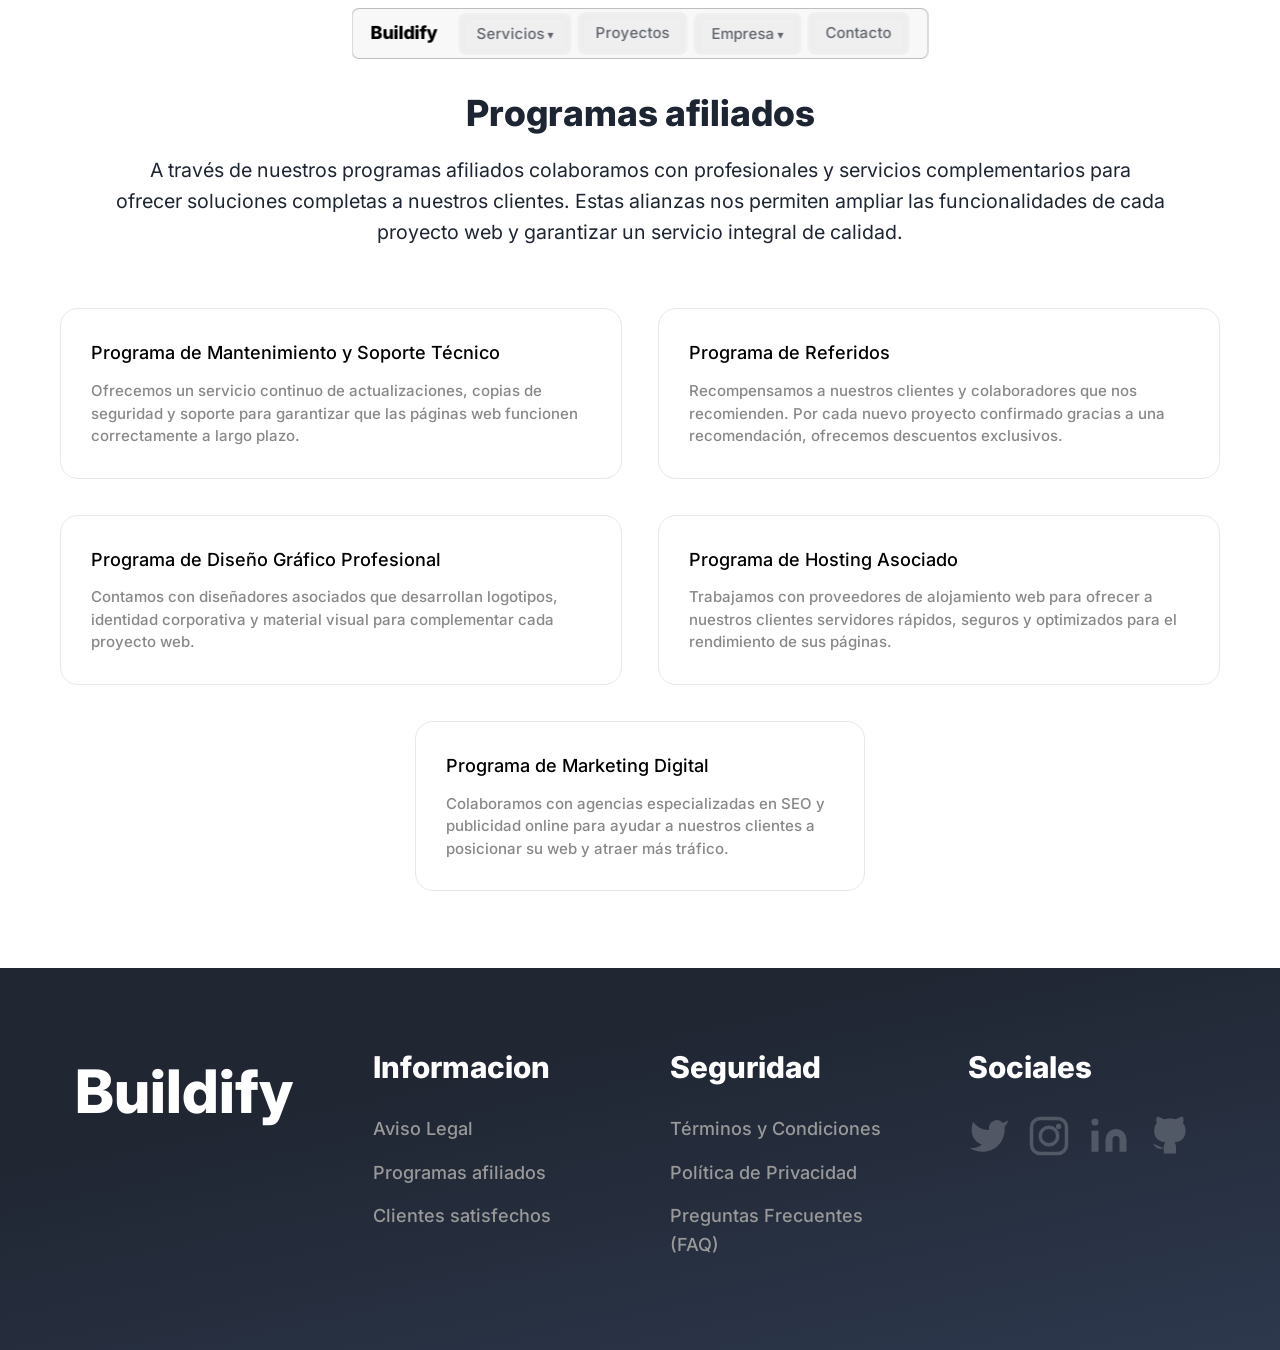
<file: afiliados.html>
<!DOCTYPE html>
<html lang="es">
<head>
  <meta charset="UTF-8">
  <meta name="viewport" content="width=device-width, initial-scale=1.0">
  <title>Buildify - Programas Afiliados</title>
  <link rel="stylesheet" href="css/styles.css">
</head>
<body>

  <header class="header">
    <a href="index.html" class="header-logo">Buildify</a>
    <button class="header-hamburger" aria-label="Menú" onclick="document.querySelector('.header-nav').classList.toggle('open')">
      <svg viewBox="0 0 24 24" fill="none" stroke="currentColor" stroke-width="2"><line x1="3" y1="6" x2="21" y2="6"/><line x1="3" y1="12" x2="21" y2="12"/><line x1="3" y1="18" x2="21" y2="18"/></svg>
    </button>
    <nav class="header-nav">
      <div class="nav-dropdown">
        <a href="servicios.html">Servicios</a>
        <ul class="nav-dropdown-menu">
          <li><a href="servicios.html#web">Diseño Web</a></li>
          <li><a href="servicios.html#ecommerce">E-Commerce</a></li>
          <li><a href="servicios.html#seo">SEO / SEM</a></li>
        </ul>
      </div>
      <a href="proyectos.html">Proyectos</a>
      <div class="nav-dropdown">
        <a href="clientes.html">Empresa</a>
        <ul class="nav-dropdown-menu">
          <li><a href="clientes.html">Clientes</a></li>
          <li><a href="faq.html">FAQ</a></li>
          <li><a href="afiliados.html">Afiliados</a></li>
        </ul>
      </div>
      <a href="contacto.html">Contacto</a>
    </nav>
  </header>

  <main class="affiliates-page">
    <div class="affiliates-content">
      <h1 class="section__title">Programas afiliados</h1>
      <p class="section__subtitle">
        A través de nuestros programas afiliados colaboramos con profesionales y servicios complementarios
        para ofrecer soluciones completas a nuestros clientes. Estas alianzas nos permiten ampliar las
        funcionalidades de cada proyecto web y garantizar un servicio integral de calidad.
      </p>
      <div class="affiliates__grid">
        <div class="affiliate-card">
          <h3 class="affiliate-card__title">Programa de Mantenimiento y Soporte Técnico</h3>
          <p class="affiliate-card__desc">
            Ofrecemos un servicio continuo de actualizaciones, copias de seguridad y soporte para
            garantizar que las páginas web funcionen correctamente a largo plazo.
          </p>
        </div>
        <div class="affiliate-card">
          <h3 class="affiliate-card__title">Programa de Referidos</h3>
          <p class="affiliate-card__desc">
            Recompensamos a nuestros clientes y colaboradores que nos recomienden. Por cada nuevo
            proyecto confirmado gracias a una recomendación, ofrecemos descuentos exclusivos.
          </p>
        </div>
        <div class="affiliate-card">
          <h3 class="affiliate-card__title">Programa de Diseño Gráfico Profesional</h3>
          <p class="affiliate-card__desc">
            Contamos con diseñadores asociados que desarrollan logotipos, identidad corporativa y
            material visual para complementar cada proyecto web.
          </p>
        </div>
        <div class="affiliate-card">
          <h3 class="affiliate-card__title">Programa de Hosting Asociado</h3>
          <p class="affiliate-card__desc">
            Trabajamos con proveedores de alojamiento web para ofrecer a nuestros clientes servidores
            rápidos, seguros y optimizados para el rendimiento de sus páginas.
          </p>
        </div>
        <div class="affiliate-card affiliate-card--centered">
          <h3 class="affiliate-card__title">Programa de Marketing Digital</h3>
          <p class="affiliate-card__desc">
            Colaboramos con agencias especializadas en SEO y publicidad online para ayudar a nuestros
            clientes a posicionar su web y atraer más tráfico.
          </p>
        </div>
      </div>
    </div>

    <footer class="footer">
      <div class="footer-brand">Buildify</div>
      <div class="footer-col">
        <h3>Informacion</h3>
        <a href="aviso-legal.html">Aviso Legal</a>
        <a href="afiliados.html">Programas afiliados</a>
        <a href="clientes.html">Clientes satisfechos</a>
      </div>
      <div class="footer-col">
        <h3>Seguridad</h3>
        <a href="terminos.html">Términos y Condiciones</a>
        <a href="privacidad.html">Política de Privacidad</a>
        <a href="faq.html">Preguntas Frecuentes (FAQ)</a>
      </div>
      <div class="footer-col">
        <h3>Sociales</h3>
        <div class="footer-social">
          <a href="https://twitter.com/buildify" target="_blank" rel="noopener noreferrer" aria-label="Twitter">
            <svg viewBox="0 0 24 24"><path d="M23 3a10.9 10.9 0 0 1-3.14 1.53 4.48 4.48 0 0 0-7.86 3v1A10.66 10.66 0 0 1 3 4s-4 9 5 13a11.64 11.64 0 0 1-7 2c9 5 20 0 20-11.5a4.5 4.5 0 0 0-.08-.83A7.72 7.72 0 0 0 23 3z"/></svg>
          </a>
          <a href="https://instagram.com/buildify" target="_blank" rel="noopener noreferrer" aria-label="Instagram">
            <svg viewBox="0 0 24 24"><rect x="2" y="2" width="20" height="20" rx="5" ry="5" fill="none" stroke="white" stroke-width="2"/><circle cx="12" cy="12" r="5" fill="none" stroke="white" stroke-width="2"/><circle cx="17.5" cy="6.5" r="1.5" fill="white"/></svg>
          </a>
          <a href="https://linkedin.com/company/buildify" target="_blank" rel="noopener noreferrer" aria-label="LinkedIn">
            <svg viewBox="0 0 24 24"><path d="M16 8a6 6 0 0 1 6 6v7h-4v-7a2 2 0 0 0-2-2 2 2 0 0 0-2 2v7h-4v-7a6 6 0 0 1 6-6z"/><rect x="2" y="9" width="4" height="12"/><circle cx="4" cy="4" r="2"/></svg>
          </a>
          <a href="https://github.com/buildify" target="_blank" rel="noopener noreferrer" aria-label="GitHub">
            <svg viewBox="0 0 24 24"><path d="M9 19c-5 1.5-5-2.5-7-3m14 6v-3.87a3.37 3.37 0 0 0-.94-2.61c3.14-.35 6.44-1.54 6.44-7A5.44 5.44 0 0 0 20 4.77 5.07 5.07 0 0 0 19.91 1S18.73.65 16 2.48a13.38 13.38 0 0 0-7 0C6.27.65 5.09 1 5.09 1A5.07 5.07 0 0 0 5 4.77a5.44 5.44 0 0 0-1.5 3.78c0 5.42 3.3 6.61 6.44 7A3.37 3.37 0 0 0 9 18.13V22"/></svg>
          </a>
        </div>
      </div>
    </footer>
  </main>
</body>
</html>
</file>
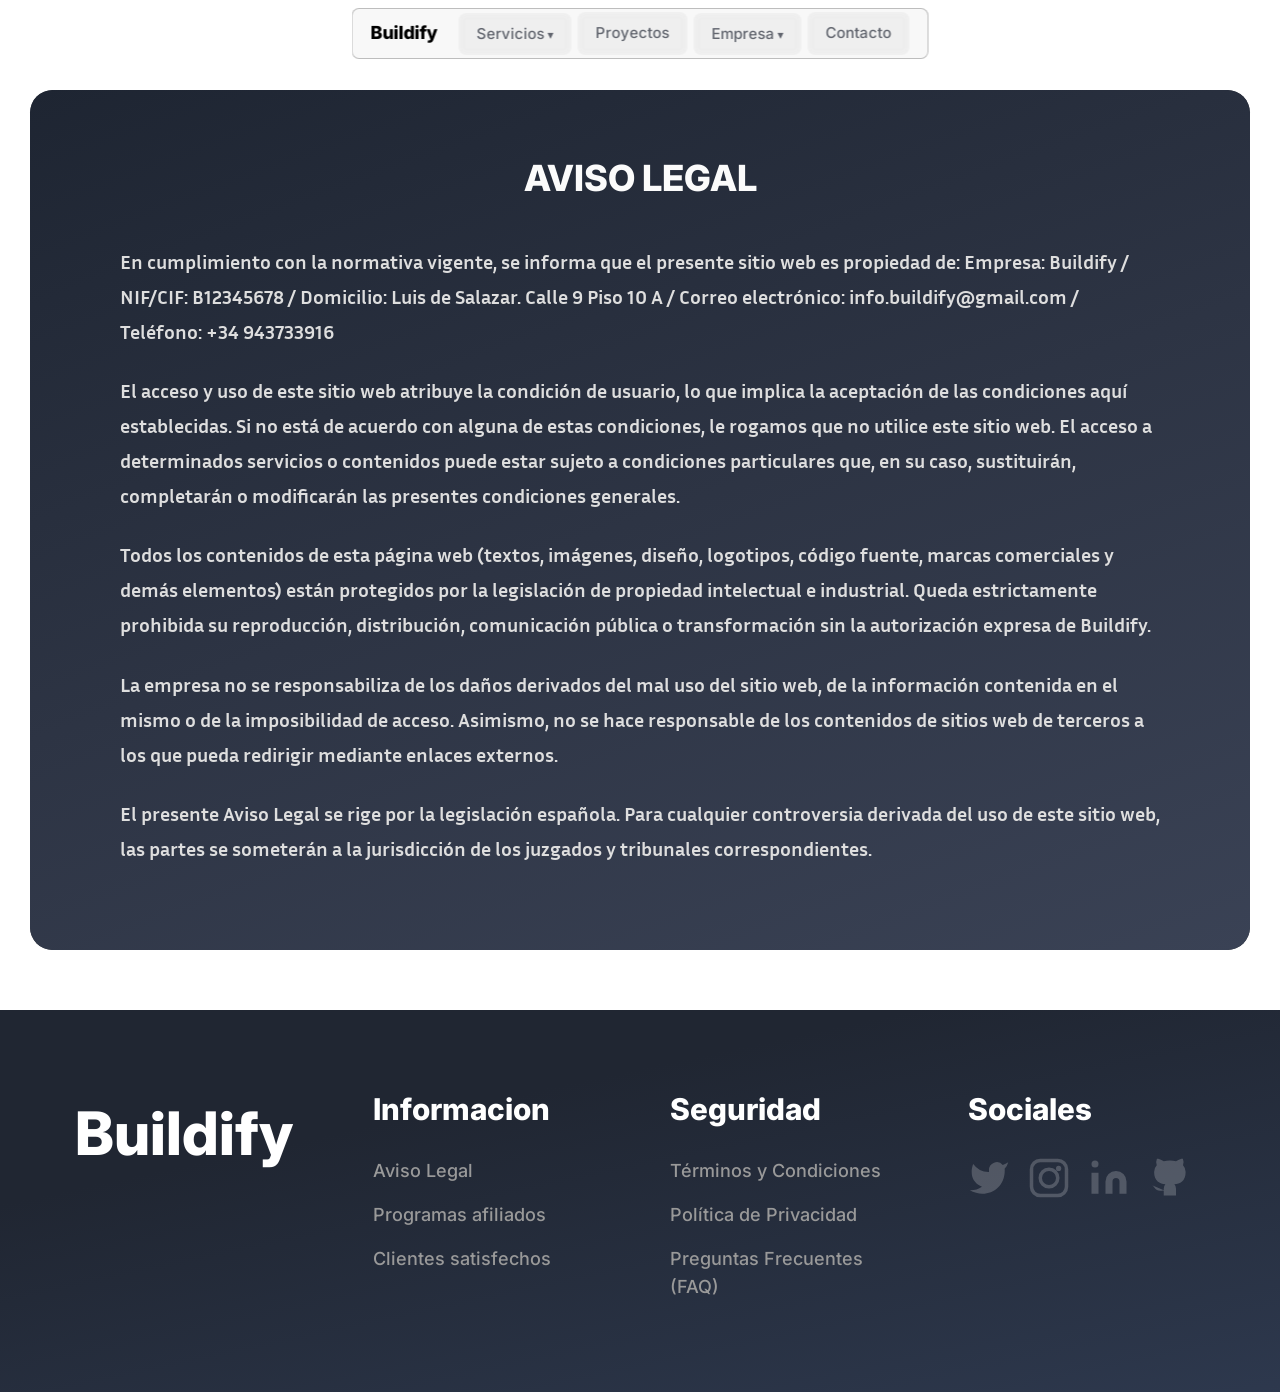
<file: aviso-legal.html>
<!DOCTYPE html>
<html lang="es">
<head>
  <meta charset="UTF-8">
  <meta name="viewport" content="width=device-width, initial-scale=1.0">
  <title>Buildify - Aviso Legal</title>
  <link rel="stylesheet" href="css/styles.css">
</head>
<body>

  <header class="header">
    <a href="index.html" class="header-logo">Buildify</a>
    <button class="header-hamburger" aria-label="Menú" onclick="document.querySelector('.header-nav').classList.toggle('open')">
      <svg viewBox="0 0 24 24" fill="none" stroke="currentColor" stroke-width="2"><line x1="3" y1="6" x2="21" y2="6"/><line x1="3" y1="12" x2="21" y2="12"/><line x1="3" y1="18" x2="21" y2="18"/></svg>
    </button>
    <nav class="header-nav">
      <div class="nav-dropdown">
        <a href="servicios.html">Servicios</a>
        <ul class="nav-dropdown-menu">
          <li><a href="servicios.html#web">Diseño Web</a></li>
          <li><a href="servicios.html#ecommerce">E-Commerce</a></li>
          <li><a href="servicios.html#seo">SEO / SEM</a></li>
        </ul>
      </div>
      <a href="proyectos.html">Proyectos</a>
      <div class="nav-dropdown">
        <a href="clientes.html">Empresa</a>
        <ul class="nav-dropdown-menu">
          <li><a href="clientes.html">Clientes</a></li>
          <li><a href="faq.html">FAQ</a></li>
          <li><a href="afiliados.html">Afiliados</a></li>
        </ul>
      </div>
      <a href="contacto.html">Contacto</a>
    </nav>
  </header>

  <main class="legal-page">
    <div class="legal-content">
      <div class="legal-card">
        <div class="legal-card__bg"></div>
        <div class="legal-card__inner">
          <h1 class="legal-card__title">AVISO LEGAL</h1>
          <div class="legal-card__text">
            <p>
              En cumplimiento con la normativa vigente, se informa que el presente sitio web es propiedad de:
              Empresa: Buildify / NIF/CIF: B12345678 / Domicilio: Luis de Salazar. Calle 9 Piso 10 A /
              Correo electrónico: info.buildify@gmail.com / Teléfono: +34 943733916
            </p>
            <p>
              El acceso y uso de este sitio web atribuye la condición de usuario, lo que implica la aceptación
              de las condiciones aquí establecidas. Si no está de acuerdo con alguna de estas condiciones,
              le rogamos que no utilice este sitio web. El acceso a determinados servicios o contenidos puede
              estar sujeto a condiciones particulares que, en su caso, sustituirán, completarán o modificarán
              las presentes condiciones generales.
            </p>
            <p>
              Todos los contenidos de esta página web (textos, imágenes, diseño, logotipos, código fuente,
              marcas comerciales y demás elementos) están protegidos por la legislación de propiedad
              intelectual e industrial. Queda estrictamente prohibida su reproducción, distribución,
              comunicación pública o transformación sin la autorización expresa de Buildify.
            </p>
            <p>
              La empresa no se responsabiliza de los daños derivados del mal uso del sitio web, de la
              información contenida en el mismo o de la imposibilidad de acceso. Asimismo, no se hace
              responsable de los contenidos de sitios web de terceros a los que pueda redirigir mediante
              enlaces externos.
            </p>
            <p>
              El presente Aviso Legal se rige por la legislación española. Para cualquier controversia
              derivada del uso de este sitio web, las partes se someterán a la jurisdicción de los
              juzgados y tribunales correspondientes.
            </p>
          </div>
        </div>
      </div>
    </div>

    <footer class="footer">
      <div class="footer-brand">Buildify</div>
      <div class="footer-col">
        <h3>Informacion</h3>
        <a href="aviso-legal.html">Aviso Legal</a>
        <a href="afiliados.html">Programas afiliados</a>
        <a href="clientes.html">Clientes satisfechos</a>
      </div>
      <div class="footer-col">
        <h3>Seguridad</h3>
        <a href="terminos.html">Términos y Condiciones</a>
        <a href="privacidad.html">Política de Privacidad</a>
        <a href="faq.html">Preguntas Frecuentes (FAQ)</a>
      </div>
      <div class="footer-col">
        <h3>Sociales</h3>
        <div class="footer-social">
          <a href="https://twitter.com/buildify" target="_blank" rel="noopener noreferrer" aria-label="Twitter">
            <svg viewBox="0 0 24 24"><path d="M23 3a10.9 10.9 0 0 1-3.14 1.53 4.48 4.48 0 0 0-7.86 3v1A10.66 10.66 0 0 1 3 4s-4 9 5 13a11.64 11.64 0 0 1-7 2c9 5 20 0 20-11.5a4.5 4.5 0 0 0-.08-.83A7.72 7.72 0 0 0 23 3z"/></svg>
          </a>
          <a href="https://instagram.com/buildify" target="_blank" rel="noopener noreferrer" aria-label="Instagram">
            <svg viewBox="0 0 24 24"><rect x="2" y="2" width="20" height="20" rx="5" ry="5" fill="none" stroke="white" stroke-width="2"/><circle cx="12" cy="12" r="5" fill="none" stroke="white" stroke-width="2"/><circle cx="17.5" cy="6.5" r="1.5" fill="white"/></svg>
          </a>
          <a href="https://linkedin.com/company/buildify" target="_blank" rel="noopener noreferrer" aria-label="LinkedIn">
            <svg viewBox="0 0 24 24"><path d="M16 8a6 6 0 0 1 6 6v7h-4v-7a2 2 0 0 0-2-2 2 2 0 0 0-2 2v7h-4v-7a6 6 0 0 1 6-6z"/><rect x="2" y="9" width="4" height="12"/><circle cx="4" cy="4" r="2"/></svg>
          </a>
          <a href="https://github.com/buildify" target="_blank" rel="noopener noreferrer" aria-label="GitHub">
            <svg viewBox="0 0 24 24"><path d="M9 19c-5 1.5-5-2.5-7-3m14 6v-3.87a3.37 3.37 0 0 0-.94-2.61c3.14-.35 6.44-1.54 6.44-7A5.44 5.44 0 0 0 20 4.77 5.07 5.07 0 0 0 19.91 1S18.73.65 16 2.48a13.38 13.38 0 0 0-7 0C6.27.65 5.09 1 5.09 1A5.07 5.07 0 0 0 5 4.77a5.44 5.44 0 0 0-1.5 3.78c0 5.42 3.3 6.61 6.44 7A3.37 3.37 0 0 0 9 18.13V22"/></svg>
          </a>
        </div>
      </div>
    </footer>
  </main>
</body>
</html>
</file>
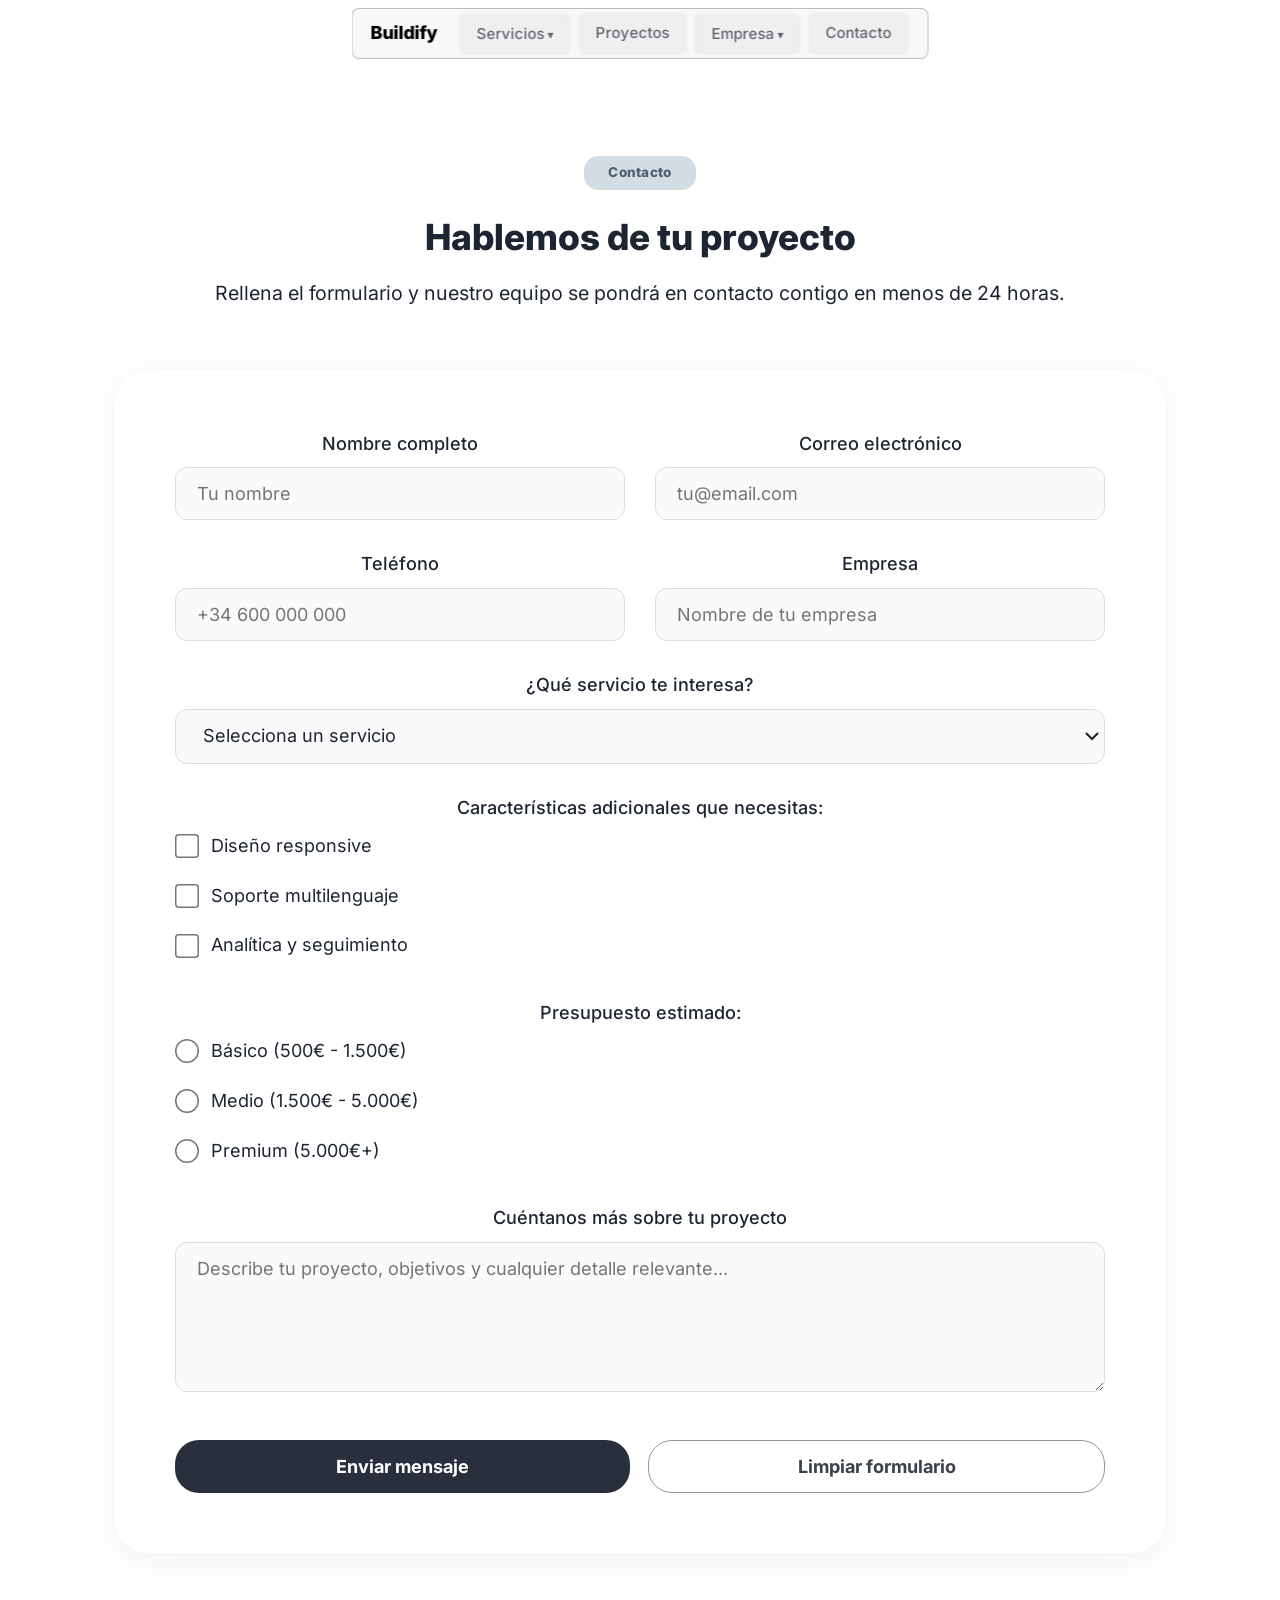
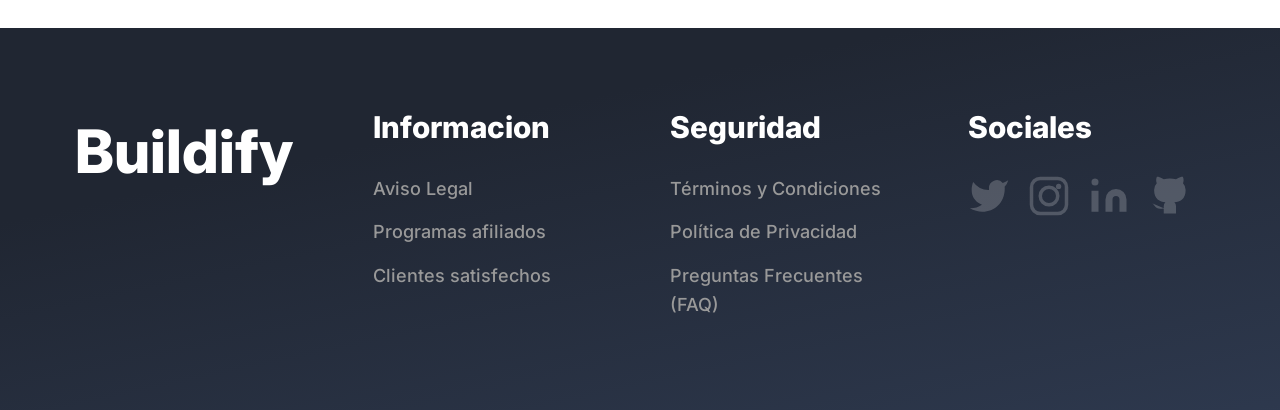
<file: contacto.html>
<!DOCTYPE html>
<html lang="es">
<head>
  <meta charset="UTF-8">
  <meta name="viewport" content="width=device-width, initial-scale=1.0">
  <title>Buildify - Contacto</title>
  <link rel="stylesheet" href="css/styles.css">
</head>
<body>

  <header class="header">
    <a href="index.html" class="header-logo">Buildify</a>
    <button class="header-hamburger" aria-label="Menú" onclick="document.querySelector('.header-nav').classList.toggle('open')">
      <svg viewBox="0 0 24 24" fill="none" stroke="currentColor" stroke-width="2"><line x1="3" y1="6" x2="21" y2="6"/><line x1="3" y1="12" x2="21" y2="12"/><line x1="3" y1="18" x2="21" y2="18"/></svg>
    </button>
    <nav class="header-nav">
      <div class="nav-dropdown">
        <a href="servicios.html">Servicios</a>
        <ul class="nav-dropdown-menu">
          <li><a href="servicios.html#web">Diseño Web</a></li>
          <li><a href="servicios.html#ecommerce">E-Commerce</a></li>
          <li><a href="servicios.html#seo">SEO / SEM</a></li>
        </ul>
      </div>
      <a href="proyectos.html">Proyectos</a>
      <div class="nav-dropdown">
        <a href="clientes.html">Empresa</a>
        <ul class="nav-dropdown-menu">
          <li><a href="clientes.html">Clientes</a></li>
          <li><a href="faq.html">FAQ</a></li>
          <li><a href="afiliados.html">Afiliados</a></li>
        </ul>
      </div>
      <a href="contacto.html">Contacto</a>
    </nav>
  </header>

  <main>
    <section class="section" style="padding-top: 100px;">
      <div class="section__badge">
        <span class="badge badge--services">Contacto</span>
      </div>
      <h2 class="section__title">Hablemos de tu proyecto</h2>
      <p class="section__subtitle">
        Rellena el formulario y nuestro equipo se pondrá en contacto contigo en menos de 24 horas.
      </p>

      <form class="contact-form" action="#" method="post">

        <div class="form-row">
          <div class="form-group">
            <label for="nombre">Nombre completo</label>
            <input type="text" id="nombre" name="nombre" placeholder="Tu nombre" required>
          </div>
          <div class="form-group">
            <label for="email">Correo electrónico</label>
            <input type="email" id="email" name="email" placeholder="tu@email.com" required>
          </div>
        </div>

        <div class="form-row">
          <div class="form-group">
            <label for="telefono">Teléfono</label>
            <input type="tel" id="telefono" name="telefono" placeholder="+34 600 000 000">
          </div>
          <div class="form-group">
            <label for="empresa">Empresa</label>
            <input type="text" id="empresa" name="empresa" placeholder="Nombre de tu empresa">
          </div>
        </div>

        <div class="form-group">
          <label for="servicio">¿Qué servicio te interesa?</label>
          <select id="servicio" name="servicio" required>
            <option value="" disabled selected>Selecciona un servicio</option>
            <option value="web">Diseño Web</option>
            <option value="ecommerce">Tienda Online / E-Commerce</option>
            <option value="seo">Posicionamiento SEO</option>
            <option value="app">Aplicación Web</option>
            <option value="mantenimiento">Mantenimiento Web</option>
          </select>
        </div>

        <div class="form-group">
          <label>Características adicionales que necesitas:</label>
          <div class="form-checks">
            <label><input type="checkbox" name="extras" value="responsive"> Diseño responsive</label>
            <label><input type="checkbox" name="extras" value="multilenguaje"> Soporte multilenguaje</label>
            <label><input type="checkbox" name="extras" value="analytics"> Analítica y seguimiento</label>
          </div>
        </div>

        <div class="form-group">
          <label>Presupuesto estimado:</label>
          <div class="form-checks">
            <label><input type="radio" name="presupuesto" value="basico" required> Básico (500€ - 1.500€)</label>
            <label><input type="radio" name="presupuesto" value="medio"> Medio (1.500€ - 5.000€)</label>
            <label><input type="radio" name="presupuesto" value="premium"> Premium (5.000€+)</label>
          </div>
        </div>

        <div class="form-group">
          <label for="mensaje">Cuéntanos más sobre tu proyecto</label>
          <textarea id="mensaje" name="mensaje" rows="5" placeholder="Describe tu proyecto, objetivos y cualquier detalle relevante..."></textarea>
        </div>

        <div class="form-buttons">
          <button type="submit" class="btn btn--primary">Enviar mensaje</button>
          <button type="reset" class="btn btn--outline">Limpiar formulario</button>
        </div>

      </form>
    </section>

    <footer class="footer">
      <div class="footer-brand">Buildify</div>
      <div class="footer-col">
        <h3>Informacion</h3>
        <a href="aviso-legal.html">Aviso Legal</a>
        <a href="afiliados.html">Programas afiliados</a>
        <a href="clientes.html">Clientes satisfechos</a>
      </div>
      <div class="footer-col">
        <h3>Seguridad</h3>
        <a href="terminos.html">Términos y Condiciones</a>
        <a href="privacidad.html">Política de Privacidad</a>
        <a href="faq.html">Preguntas Frecuentes (FAQ)</a>
      </div>
      <div class="footer-col">
        <h3>Sociales</h3>
        <div class="footer-social">
          <a href="https://twitter.com/buildify" target="_blank" rel="noopener noreferrer" aria-label="Twitter">
            <svg viewBox="0 0 24 24"><path d="M23 3a10.9 10.9 0 0 1-3.14 1.53 4.48 4.48 0 0 0-7.86 3v1A10.66 10.66 0 0 1 3 4s-4 9 5 13a11.64 11.64 0 0 1-7 2c9 5 20 0 20-11.5a4.5 4.5 0 0 0-.08-.83A7.72 7.72 0 0 0 23 3z"/></svg>
          </a>
          <a href="https://instagram.com/buildify" target="_blank" rel="noopener noreferrer" aria-label="Instagram">
            <svg viewBox="0 0 24 24"><rect x="2" y="2" width="20" height="20" rx="5" ry="5" fill="none" stroke="white" stroke-width="2"/><circle cx="12" cy="12" r="5" fill="none" stroke="white" stroke-width="2"/><circle cx="17.5" cy="6.5" r="1.5" fill="white"/></svg>
          </a>
          <a href="https://linkedin.com/company/buildify" target="_blank" rel="noopener noreferrer" aria-label="LinkedIn">
            <svg viewBox="0 0 24 24"><path d="M16 8a6 6 0 0 1 6 6v7h-4v-7a2 2 0 0 0-2-2 2 2 0 0 0-2 2v7h-4v-7a6 6 0 0 1 6-6z"/><rect x="2" y="9" width="4" height="12"/><circle cx="4" cy="4" r="2"/></svg>
          </a>
          <a href="https://github.com/buildify" target="_blank" rel="noopener noreferrer" aria-label="GitHub">
            <svg viewBox="0 0 24 24"><path d="M9 19c-5 1.5-5-2.5-7-3m14 6v-3.87a3.37 3.37 0 0 0-.94-2.61c3.14-.35 6.44-1.54 6.44-7A5.44 5.44 0 0 0 20 4.77 5.07 5.07 0 0 0 19.91 1S18.73.65 16 2.48a13.38 13.38 0 0 0-7 0C6.27.65 5.09 1 5.09 1A5.07 5.07 0 0 0 5 4.77a5.44 5.44 0 0 0-1.5 3.78c0 5.42 3.3 6.61 6.44 7A3.37 3.37 0 0 0 9 18.13V22"/></svg>
          </a>
        </div>
      </div>
    </footer>
  </main>
</body>
</html>
</file>
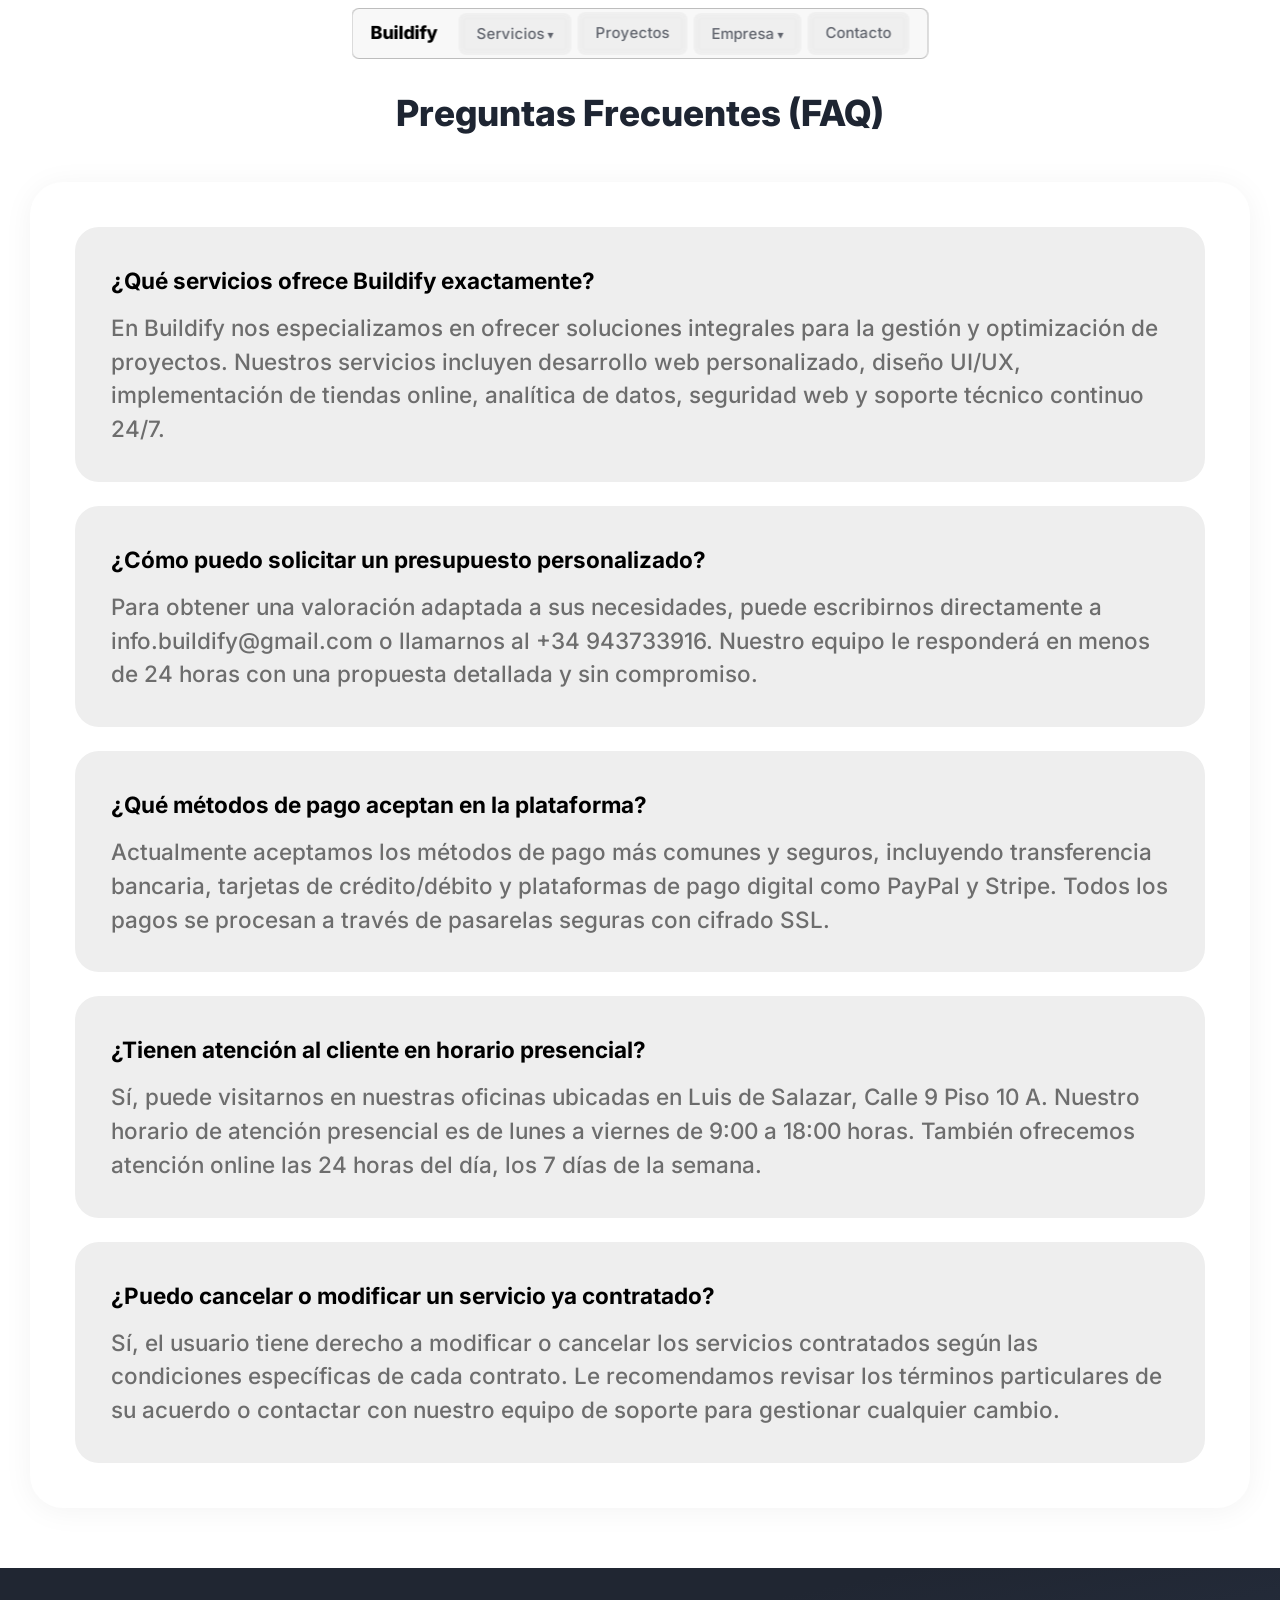
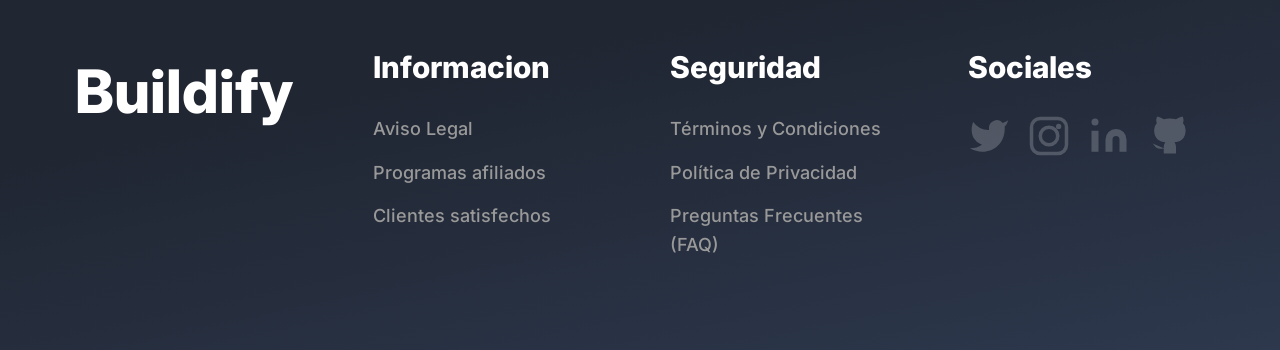
<file: faq.html>
<!DOCTYPE html>
<html lang="es">
<head>
  <meta charset="UTF-8">
  <meta name="viewport" content="width=device-width, initial-scale=1.0">
  <title>Buildify - Preguntas Frecuentes (FAQ)</title>
  <link rel="stylesheet" href="css/styles.css">
</head>
<body>

  <header class="header">
    <a href="index.html" class="header-logo">Buildify</a>
    <button class="header-hamburger" aria-label="Menú" onclick="document.querySelector('.header-nav').classList.toggle('open')">
      <svg viewBox="0 0 24 24" fill="none" stroke="currentColor" stroke-width="2"><line x1="3" y1="6" x2="21" y2="6"/><line x1="3" y1="12" x2="21" y2="12"/><line x1="3" y1="18" x2="21" y2="18"/></svg>
    </button>
    <nav class="header-nav">
      <div class="nav-dropdown">
        <a href="servicios.html">Servicios</a>
        <ul class="nav-dropdown-menu">
          <li><a href="servicios.html#web">Diseño Web</a></li>
          <li><a href="servicios.html#ecommerce">E-Commerce</a></li>
          <li><a href="servicios.html#seo">SEO / SEM</a></li>
        </ul>
      </div>
      <a href="proyectos.html">Proyectos</a>
      <div class="nav-dropdown">
        <a href="clientes.html">Empresa</a>
        <ul class="nav-dropdown-menu">
          <li><a href="clientes.html">Clientes</a></li>
          <li><a href="faq.html">FAQ</a></li>
          <li><a href="afiliados.html">Afiliados</a></li>
        </ul>
      </div>
      <a href="contacto.html">Contacto</a>
    </nav>
  </header>

  <main class="faq-page">
    <div class="faq-content">
      <h1 class="section__title">Preguntas Frecuentes (FAQ)</h1>
      <div class="faq-container">

        <div class="faq-item">
          <h3 class="faq-item__question">¿Qué servicios ofrece Buildify exactamente?</h3>
          <p class="faq-item__answer">
            En Buildify nos especializamos en ofrecer soluciones integrales para la gestión y
            optimización de proyectos. Nuestros servicios incluyen desarrollo web personalizado,
            diseño UI/UX, implementación de tiendas online, analítica de datos, seguridad web y
            soporte técnico continuo 24/7.
          </p>
        </div>

        <div class="faq-item">
          <h3 class="faq-item__question">¿Cómo puedo solicitar un presupuesto personalizado?</h3>
          <p class="faq-item__answer">
            Para obtener una valoración adaptada a sus necesidades, puede escribirnos directamente a
            info.buildify@gmail.com o llamarnos al +34 943733916. Nuestro equipo le responderá en
            menos de 24 horas con una propuesta detallada y sin compromiso.
          </p>
        </div>

        <div class="faq-item">
          <h3 class="faq-item__question">¿Qué métodos de pago aceptan en la plataforma?</h3>
          <p class="faq-item__answer">
            Actualmente aceptamos los métodos de pago más comunes y seguros, incluyendo transferencia
            bancaria, tarjetas de crédito/débito y plataformas de pago digital como PayPal y Stripe.
            Todos los pagos se procesan a través de pasarelas seguras con cifrado SSL.
          </p>
        </div>

        <div class="faq-item">
          <h3 class="faq-item__question">¿Tienen atención al cliente en horario presencial?</h3>
          <p class="faq-item__answer">
            Sí, puede visitarnos en nuestras oficinas ubicadas en Luis de Salazar, Calle 9 Piso 10 A.
            Nuestro horario de atención presencial es de lunes a viernes de 9:00 a 18:00 horas.
            También ofrecemos atención online las 24 horas del día, los 7 días de la semana.
          </p>
        </div>

        <div class="faq-item">
          <h3 class="faq-item__question">¿Puedo cancelar o modificar un servicio ya contratado?</h3>
          <p class="faq-item__answer">
            Sí, el usuario tiene derecho a modificar o cancelar los servicios contratados según las
            condiciones específicas de cada contrato. Le recomendamos revisar los términos particulares
            de su acuerdo o contactar con nuestro equipo de soporte para gestionar cualquier cambio.
          </p>
        </div>
      </div>
    </div>

    <footer class="footer">
      <div class="footer-brand">Buildify</div>
      <div class="footer-col">
        <h3>Informacion</h3>
        <a href="aviso-legal.html">Aviso Legal</a>
        <a href="afiliados.html">Programas afiliados</a>
        <a href="clientes.html">Clientes satisfechos</a>
      </div>
      <div class="footer-col">
        <h3>Seguridad</h3>
        <a href="terminos.html">Términos y Condiciones</a>
        <a href="privacidad.html">Política de Privacidad</a>
        <a href="faq.html">Preguntas Frecuentes (FAQ)</a>
      </div>
      <div class="footer-col">
        <h3>Sociales</h3>
        <div class="footer-social">
          <a href="https://twitter.com/buildify" target="_blank" rel="noopener noreferrer" aria-label="Twitter">
            <svg viewBox="0 0 24 24"><path d="M23 3a10.9 10.9 0 0 1-3.14 1.53 4.48 4.48 0 0 0-7.86 3v1A10.66 10.66 0 0 1 3 4s-4 9 5 13a11.64 11.64 0 0 1-7 2c9 5 20 0 20-11.5a4.5 4.5 0 0 0-.08-.83A7.72 7.72 0 0 0 23 3z"/></svg>
          </a>
          <a href="https://instagram.com/buildify" target="_blank" rel="noopener noreferrer" aria-label="Instagram">
            <svg viewBox="0 0 24 24"><rect x="2" y="2" width="20" height="20" rx="5" ry="5" fill="none" stroke="white" stroke-width="2"/><circle cx="12" cy="12" r="5" fill="none" stroke="white" stroke-width="2"/><circle cx="17.5" cy="6.5" r="1.5" fill="white"/></svg>
          </a>
          <a href="https://linkedin.com/company/buildify" target="_blank" rel="noopener noreferrer" aria-label="LinkedIn">
            <svg viewBox="0 0 24 24"><path d="M16 8a6 6 0 0 1 6 6v7h-4v-7a2 2 0 0 0-2-2 2 2 0 0 0-2 2v7h-4v-7a6 6 0 0 1 6-6z"/><rect x="2" y="9" width="4" height="12"/><circle cx="4" cy="4" r="2"/></svg>
          </a>
          <a href="https://github.com/buildify" target="_blank" rel="noopener noreferrer" aria-label="GitHub">
            <svg viewBox="0 0 24 24"><path d="M9 19c-5 1.5-5-2.5-7-3m14 6v-3.87a3.37 3.37 0 0 0-.94-2.61c3.14-.35 6.44-1.54 6.44-7A5.44 5.44 0 0 0 20 4.77 5.07 5.07 0 0 0 19.91 1S18.73.65 16 2.48a13.38 13.38 0 0 0-7 0C6.27.65 5.09 1 5.09 1A5.07 5.07 0 0 0 5 4.77a5.44 5.44 0 0 0-1.5 3.78c0 5.42 3.3 6.61 6.44 7A3.37 3.37 0 0 0 9 18.13V22"/></svg>
          </a>
        </div>
      </div>
    </footer>
  </main>
</body>
</html>
</file>
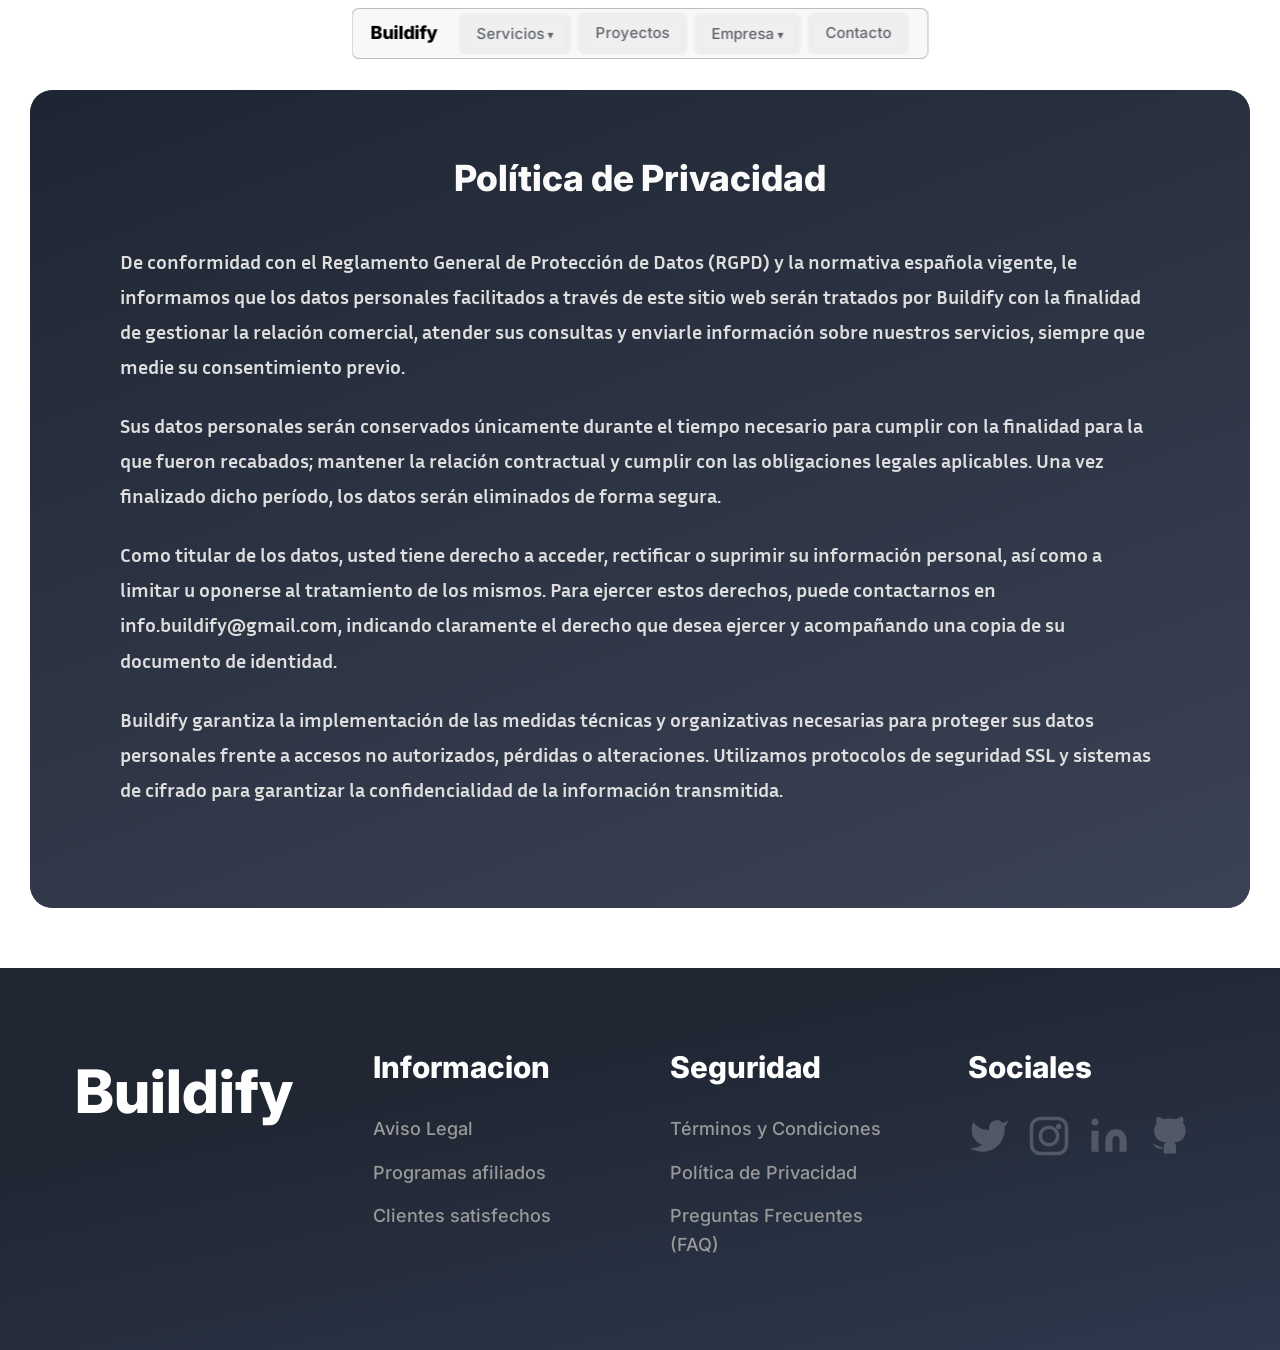
<file: privacidad.html>
<!DOCTYPE html>
<html lang="es">
<head>
  <meta charset="UTF-8">
  <meta name="viewport" content="width=device-width, initial-scale=1.0">
  <title>Buildify - Política de Privacidad</title>
  <link rel="stylesheet" href="css/styles.css">
</head>
<body>

  <header class="header">
    <a href="index.html" class="header-logo">Buildify</a>
    <button class="header-hamburger" aria-label="Menú" onclick="document.querySelector('.header-nav').classList.toggle('open')">
      <svg viewBox="0 0 24 24" fill="none" stroke="currentColor" stroke-width="2"><line x1="3" y1="6" x2="21" y2="6"/><line x1="3" y1="12" x2="21" y2="12"/><line x1="3" y1="18" x2="21" y2="18"/></svg>
    </button>
    <nav class="header-nav">
      <div class="nav-dropdown">
        <a href="servicios.html">Servicios</a>
        <ul class="nav-dropdown-menu">
          <li><a href="servicios.html#web">Diseño Web</a></li>
          <li><a href="servicios.html#ecommerce">E-Commerce</a></li>
          <li><a href="servicios.html#seo">SEO / SEM</a></li>
        </ul>
      </div>
      <a href="proyectos.html">Proyectos</a>
      <div class="nav-dropdown">
        <a href="clientes.html">Empresa</a>
        <ul class="nav-dropdown-menu">
          <li><a href="clientes.html">Clientes</a></li>
          <li><a href="faq.html">FAQ</a></li>
          <li><a href="afiliados.html">Afiliados</a></li>
        </ul>
      </div>
      <a href="contacto.html">Contacto</a>
    </nav>
  </header>

  <main class="legal-page">
    <div class="legal-content">
      <div class="legal-card">
        <div class="legal-card__bg"></div>
        <div class="legal-card__inner">
          <h1 class="legal-card__title">Política de Privacidad</h1>
          <div class="legal-card__text">
            <p>
              De conformidad con el Reglamento General de Protección de Datos (RGPD) y la normativa
              española vigente, le informamos que los datos personales facilitados a través de este
              sitio web serán tratados por Buildify con la finalidad de gestionar la relación comercial,
              atender sus consultas y enviarle información sobre nuestros servicios, siempre que medie
              su consentimiento previo.
            </p>
            <p>
              Sus datos personales serán conservados únicamente durante el tiempo necesario para cumplir
              con la finalidad para la que fueron recabados; mantener la relación contractual y cumplir
              con las obligaciones legales aplicables. Una vez finalizado dicho período, los datos serán
              eliminados de forma segura.
            </p>
            <p>
              Como titular de los datos, usted tiene derecho a acceder, rectificar o suprimir su
              información personal, así como a limitar u oponerse al tratamiento de los mismos. Para
              ejercer estos derechos, puede contactarnos en info.buildify@gmail.com, indicando
              claramente el derecho que desea ejercer y acompañando una copia de su documento de
              identidad.
            </p>
            <p>
              Buildify garantiza la implementación de las medidas técnicas y organizativas necesarias
              para proteger sus datos personales frente a accesos no autorizados, pérdidas o
              alteraciones. Utilizamos protocolos de seguridad SSL y sistemas de cifrado para garantizar
              la confidencialidad de la información transmitida.
            </p>
          </div>
        </div>
      </div>
    </div>

    <footer class="footer">
      <div class="footer-brand">Buildify</div>
      <div class="footer-col">
        <h3>Informacion</h3>
        <a href="aviso-legal.html">Aviso Legal</a>
        <a href="afiliados.html">Programas afiliados</a>
        <a href="clientes.html">Clientes satisfechos</a>
      </div>
      <div class="footer-col">
        <h3>Seguridad</h3>
        <a href="terminos.html">Términos y Condiciones</a>
        <a href="privacidad.html">Política de Privacidad</a>
        <a href="faq.html">Preguntas Frecuentes (FAQ)</a>
      </div>
      <div class="footer-col">
        <h3>Sociales</h3>
        <div class="footer-social">
          <a href="https://twitter.com/buildify" target="_blank" rel="noopener noreferrer" aria-label="Twitter">
            <svg viewBox="0 0 24 24"><path d="M23 3a10.9 10.9 0 0 1-3.14 1.53 4.48 4.48 0 0 0-7.86 3v1A10.66 10.66 0 0 1 3 4s-4 9 5 13a11.64 11.64 0 0 1-7 2c9 5 20 0 20-11.5a4.5 4.5 0 0 0-.08-.83A7.72 7.72 0 0 0 23 3z"/></svg>
          </a>
          <a href="https://instagram.com/buildify" target="_blank" rel="noopener noreferrer" aria-label="Instagram">
            <svg viewBox="0 0 24 24"><rect x="2" y="2" width="20" height="20" rx="5" ry="5" fill="none" stroke="white" stroke-width="2"/><circle cx="12" cy="12" r="5" fill="none" stroke="white" stroke-width="2"/><circle cx="17.5" cy="6.5" r="1.5" fill="white"/></svg>
          </a>
          <a href="https://linkedin.com/company/buildify" target="_blank" rel="noopener noreferrer" aria-label="LinkedIn">
            <svg viewBox="0 0 24 24"><path d="M16 8a6 6 0 0 1 6 6v7h-4v-7a2 2 0 0 0-2-2 2 2 0 0 0-2 2v7h-4v-7a6 6 0 0 1 6-6z"/><rect x="2" y="9" width="4" height="12"/><circle cx="4" cy="4" r="2"/></svg>
          </a>
          <a href="https://github.com/buildify" target="_blank" rel="noopener noreferrer" aria-label="GitHub">
            <svg viewBox="0 0 24 24"><path d="M9 19c-5 1.5-5-2.5-7-3m14 6v-3.87a3.37 3.37 0 0 0-.94-2.61c3.14-.35 6.44-1.54 6.44-7A5.44 5.44 0 0 0 20 4.77 5.07 5.07 0 0 0 19.91 1S18.73.65 16 2.48a13.38 13.38 0 0 0-7 0C6.27.65 5.09 1 5.09 1A5.07 5.07 0 0 0 5 4.77a5.44 5.44 0 0 0-1.5 3.78c0 5.42 3.3 6.61 6.44 7A3.37 3.37 0 0 0 9 18.13V22"/></svg>
          </a>
        </div>
      </div>
    </footer>
  </main>
</body>
</html>
</file>
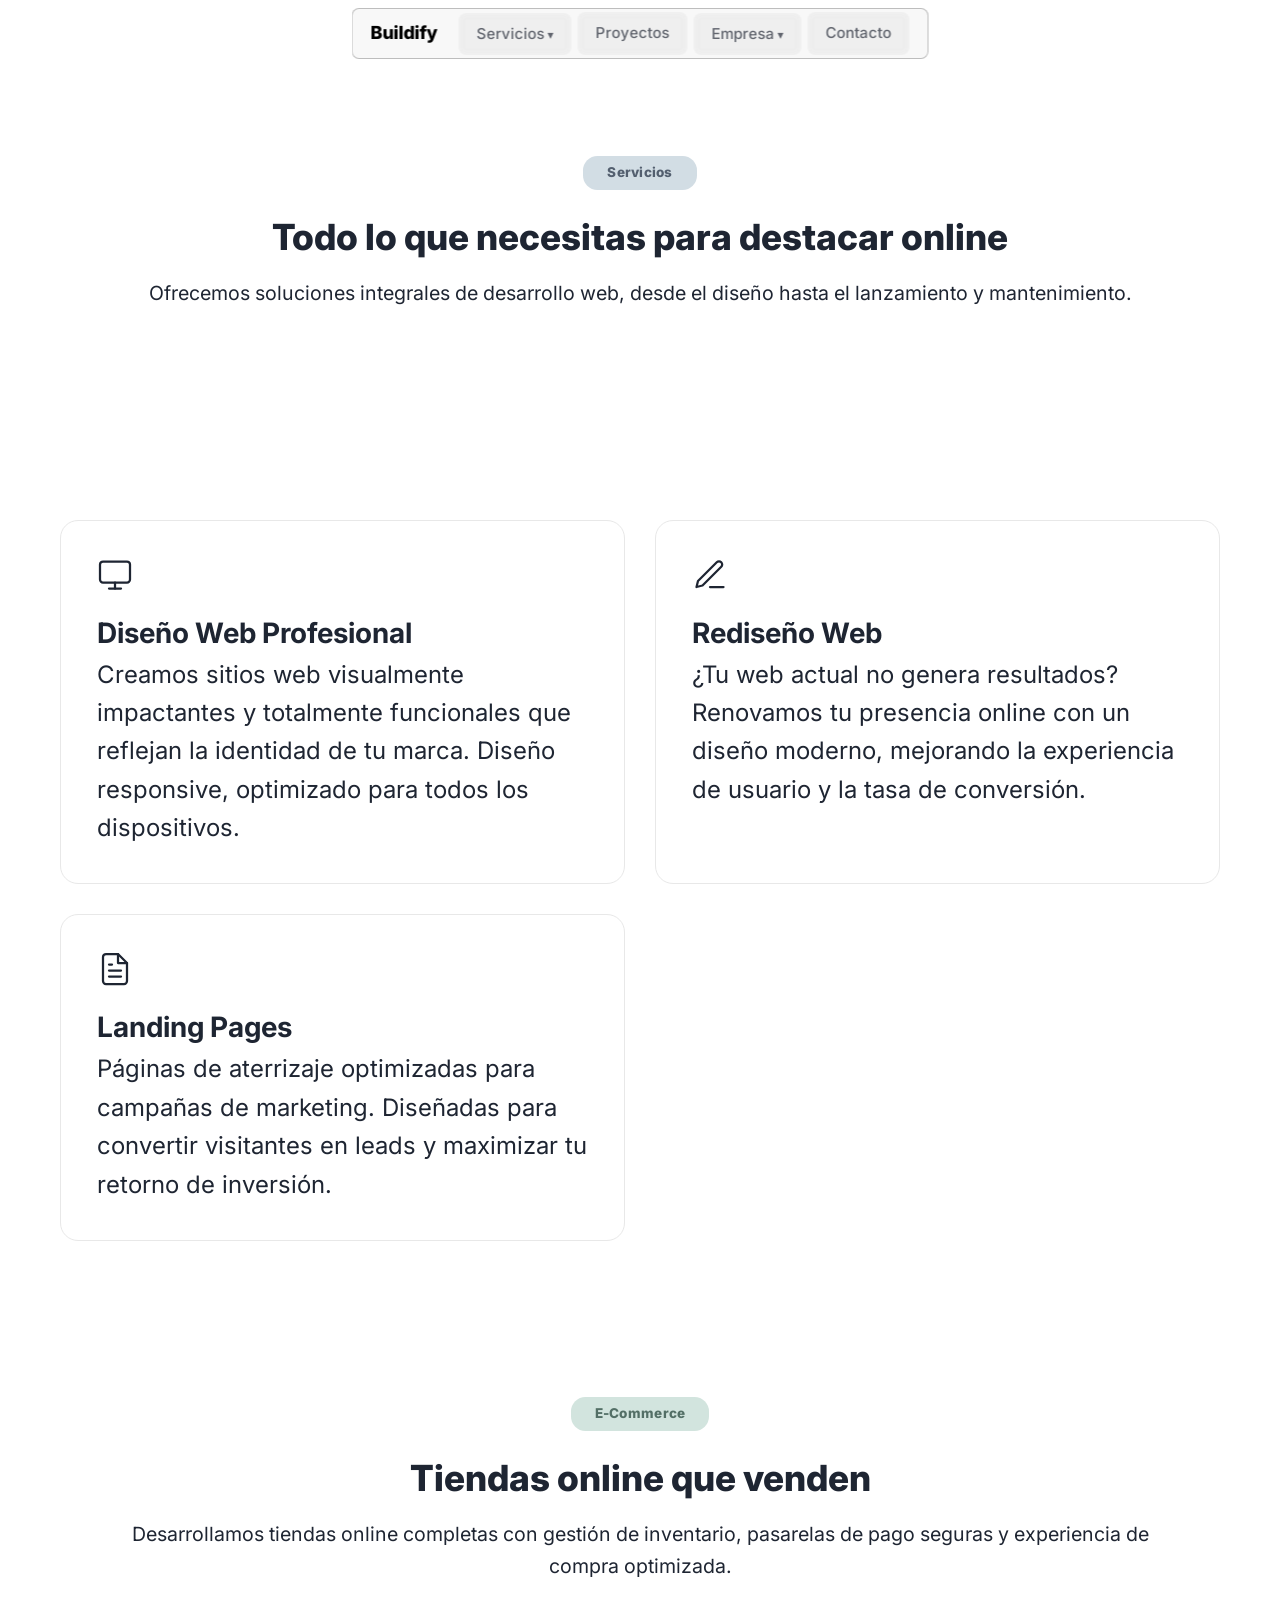
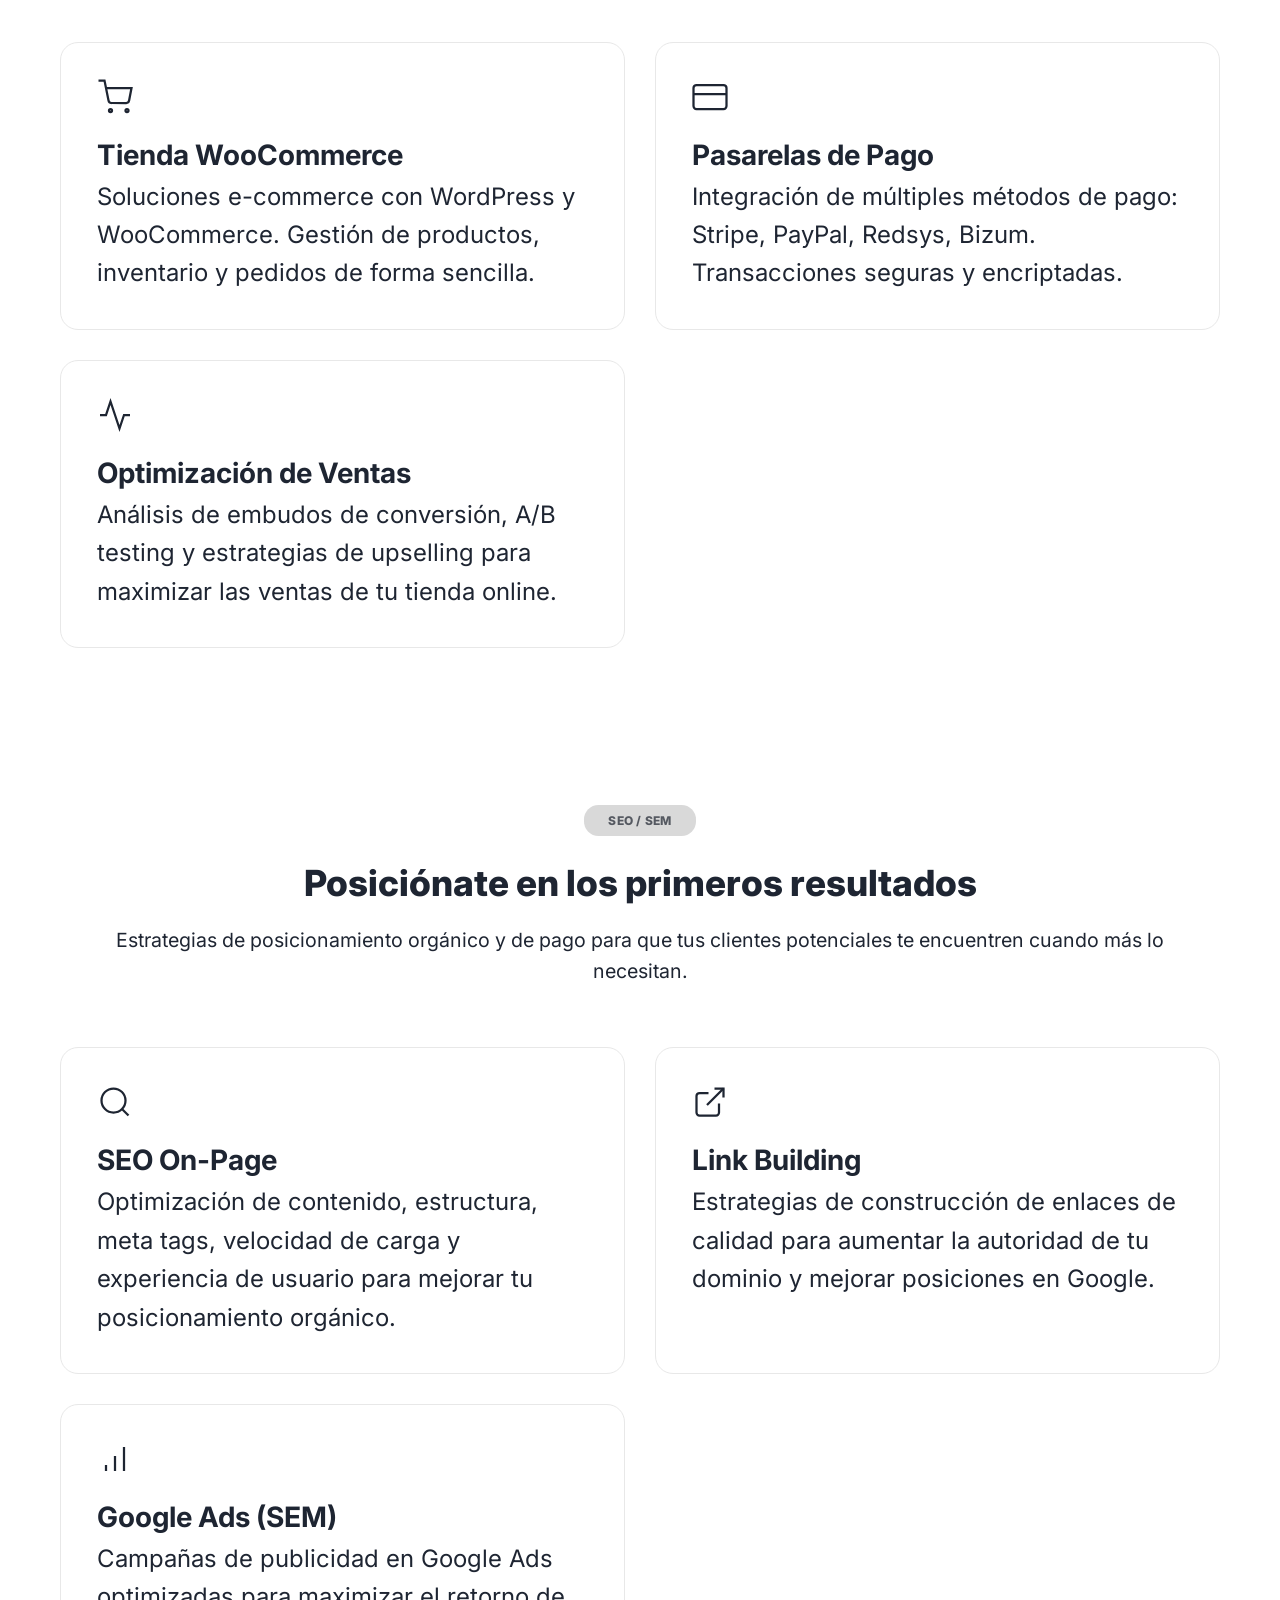
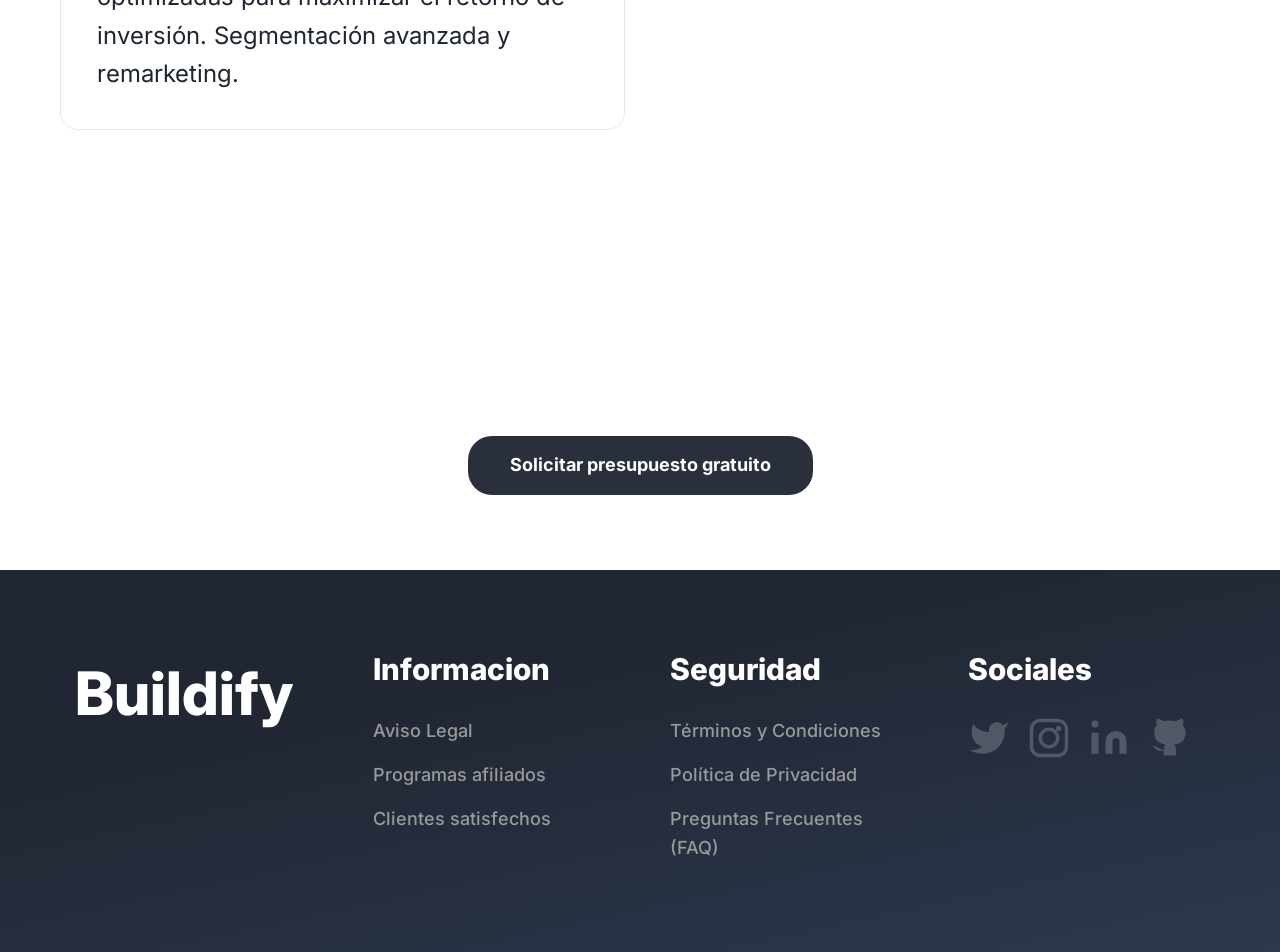
<file: servicios.html>
<!DOCTYPE html>
<html lang="es">
<head>
  <meta charset="UTF-8">
  <meta name="viewport" content="width=device-width, initial-scale=1.0">
  <title>Buildify - Servicios</title>
  <link rel="stylesheet" href="css/styles.css">
</head>
<body>

  <header class="header">
    <a href="index.html" class="header-logo">Buildify</a>
    <button class="header-hamburger" aria-label="Menú" onclick="document.querySelector('.header-nav').classList.toggle('open')">
      <svg viewBox="0 0 24 24" fill="none" stroke="currentColor" stroke-width="2"><line x1="3" y1="6" x2="21" y2="6"/><line x1="3" y1="12" x2="21" y2="12"/><line x1="3" y1="18" x2="21" y2="18"/></svg>
    </button>
    <nav class="header-nav">
      <div class="nav-dropdown">
        <a href="servicios.html">Servicios</a>
        <ul class="nav-dropdown-menu">
          <li><a href="servicios.html#web">Diseño Web</a></li>
          <li><a href="servicios.html#ecommerce">E-Commerce</a></li>
          <li><a href="servicios.html#seo">SEO / SEM</a></li>
        </ul>
      </div>
      <a href="proyectos.html">Proyectos</a>
      <div class="nav-dropdown">
        <a href="clientes.html">Empresa</a>
        <ul class="nav-dropdown-menu">
          <li><a href="clientes.html">Clientes</a></li>
          <li><a href="faq.html">FAQ</a></li>
          <li><a href="afiliados.html">Afiliados</a></li>
        </ul>
      </div>
      <a href="contacto.html">Contacto</a>
    </nav>
  </header>

  <main>
    <section class="section" style="padding-top: 100px;">
      <div class="section__badge">
        <span class="badge badge--services">Servicios</span>
      </div>
      <h2 class="section__title anim-fade-in-up">Todo lo que necesitas para destacar online</h2>
      <p class="section__subtitle anim-fade-in-up anim-delay-1">
        Ofrecemos soluciones integrales de desarrollo web, desde el diseño hasta el lanzamiento y mantenimiento.
      </p>
    </section>

    <section id="web" class="section">
      <div class="services__grid" style="max-width: 1000px; margin: 0 auto;">
        <div class="service-card anim-fade-in-up anim-delay-1">
          <div class="service-card__icon">
            <svg width="24" height="24" viewBox="0 0 24 24" fill="none" stroke="currentColor" stroke-width="2" stroke-linecap="round" stroke-linejoin="round"><rect x="2" y="3" width="20" height="14" rx="2" ry="2"/><line x1="8" y1="21" x2="16" y2="21"/><line x1="12" y1="17" x2="12" y2="21"/></svg>
          </div>
          <h3>Diseño Web Profesional</h3>
          <p>Creamos sitios web visualmente impactantes y totalmente funcionales que reflejan la identidad de tu marca. Diseño responsive, optimizado para todos los dispositivos.</p>
        </div>
        <div class="service-card anim-fade-in-up anim-delay-2">
          <div class="service-card__icon">
            <svg width="24" height="24" viewBox="0 0 24 24" fill="none" stroke="currentColor" stroke-width="2" stroke-linecap="round" stroke-linejoin="round"><path d="M12 20h9"/><path d="M16.5 3.5a2.121 2.121 0 0 1 3 3L7 19l-4 1 1-4L16.5 3.5z"/></svg>
          </div>
          <h3>Rediseño Web</h3>
          <p>¿Tu web actual no genera resultados? Renovamos tu presencia online con un diseño moderno, mejorando la experiencia de usuario y la tasa de conversión.</p>
        </div>
        <div class="service-card anim-fade-in-up anim-delay-3">
          <div class="service-card__icon">
            <svg width="24" height="24" viewBox="0 0 24 24" fill="none" stroke="currentColor" stroke-width="2" stroke-linecap="round" stroke-linejoin="round"><path d="M14 2H6a2 2 0 0 0-2 2v16a2 2 0 0 0 2 2h12a2 2 0 0 0 2-2V8z"/><polyline points="14 2 14 8 20 8"/><line x1="16" y1="13" x2="8" y2="13"/><line x1="16" y1="17" x2="8" y2="17"/><polyline points="10 9 9 9 8 9"/></svg>
          </div>
          <h3>Landing Pages</h3>
          <p>Páginas de aterrizaje optimizadas para campañas de marketing. Diseñadas para convertir visitantes en leads y maximizar tu retorno de inversión.</p>
        </div>
      </div>
    </section>

    <section id="ecommerce" class="section" style="background: var(--bg-light);">
      <div class="section__badge">
        <span class="badge badge--projects">E-Commerce</span>
      </div>
      <h2 class="section__title anim-slide-in-left">Tiendas online que venden</h2>
      <p class="section__subtitle">
        Desarrollamos tiendas online completas con gestión de inventario, pasarelas de pago seguras y experiencia de compra optimizada.
      </p>
      <div class="services__grid" style="max-width: 1000px; margin: 0 auto;">
        <div class="service-card anim-fade-in-up anim-delay-1">
          <div class="service-card__icon">
            <svg width="24" height="24" viewBox="0 0 24 24" fill="none" stroke="currentColor" stroke-width="2"><circle cx="9" cy="21" r="1"/><circle cx="20" cy="21" r="1"/><path d="M1 1h4l2.68 13.39a2 2 0 0 0 2 1.61h9.72a2 2 0 0 0 2-1.61L23 6H6"/></svg>
          </div>
          <h3>Tienda WooCommerce</h3>
          <p>Soluciones e-commerce con WordPress y WooCommerce. Gestión de productos, inventario y pedidos de forma sencilla.</p>
        </div>
        <div class="service-card anim-fade-in-up anim-delay-2">
          <div class="service-card__icon">
            <svg width="24" height="24" viewBox="0 0 24 24" fill="none" stroke="currentColor" stroke-width="2"><rect x="1" y="4" width="22" height="16" rx="2" ry="2"/><line x1="1" y1="10" x2="23" y2="10"/></svg>
          </div>
          <h3>Pasarelas de Pago</h3>
          <p>Integración de múltiples métodos de pago: Stripe, PayPal, Redsys, Bizum. Transacciones seguras y encriptadas.</p>
        </div>
        <div class="service-card anim-fade-in-up anim-delay-3">
          <div class="service-card__icon">
            <svg width="24" height="24" viewBox="0 0 24 24" fill="none" stroke="currentColor" stroke-width="2"><polyline points="22 12 18 12 15 21 9 3 6 12 2 12"/></svg>
          </div>
          <h3>Optimización de Ventas</h3>
          <p>Análisis de embudos de conversión, A/B testing y estrategias de upselling para maximizar las ventas de tu tienda online.</p>
        </div>
      </div>
    </section>

    <section id="seo" class="section">
      <div class="section__badge">
        <span class="badge badge--premium">SEO / SEM</span>
      </div>
      <h2 class="section__title anim-slide-in-left">Posiciónate en los primeros resultados</h2>
      <p class="section__subtitle">
        Estrategias de posicionamiento orgánico y de pago para que tus clientes potenciales te encuentren cuando más lo necesitan.
      </p>
      <div class="services__grid" style="max-width: 1000px; margin: 0 auto;">
        <div class="service-card anim-fade-in-up anim-delay-1">
          <div class="service-card__icon">
            <svg width="24" height="24" viewBox="0 0 24 24" fill="none" stroke="currentColor" stroke-width="2"><circle cx="11" cy="11" r="8"/><line x1="21" y1="21" x2="16.65" y2="16.65"/></svg>
          </div>
          <h3>SEO On-Page</h3>
          <p>Optimización de contenido, estructura, meta tags, velocidad de carga y experiencia de usuario para mejorar tu posicionamiento orgánico.</p>
        </div>
        <div class="service-card anim-fade-in-up anim-delay-2">
          <div class="service-card__icon">
            <svg width="24" height="24" viewBox="0 0 24 24" fill="none" stroke="currentColor" stroke-width="2"><path d="M18 13v6a2 2 0 0 1-2 2H5a2 2 0 0 1-2-2V8a2 2 0 0 1 2-2h6"/><polyline points="15 3 21 3 21 9"/><line x1="10" y1="14" x2="21" y2="3"/></svg>
          </div>
          <h3>Link Building</h3>
          <p>Estrategias de construcción de enlaces de calidad para aumentar la autoridad de tu dominio y mejorar posiciones en Google.</p>
        </div>
        <div class="service-card anim-fade-in-up anim-delay-3">
          <div class="service-card__icon">
            <svg width="24" height="24" viewBox="0 0 24 24" fill="none" stroke="currentColor" stroke-width="2"><line x1="12" y1="20" x2="12" y2="10"/><line x1="18" y1="20" x2="18" y2="4"/><line x1="6" y1="20" x2="6" y2="16"/></svg>
          </div>
          <h3>Google Ads (SEM)</h3>
          <p>Campañas de publicidad en Google Ads optimizadas para maximizar el retorno de inversión. Segmentación avanzada y remarketing.</p>
        </div>
      </div>
    </section>

    <section class="section cta-section">
      <h2 class="section__title" style="color: white;">¿Listo para empezar?</h2>
      <p class="section__subtitle" style="color: rgba(255,255,255,0.8);">
        Solicita una consulta gratuita y te preparamos una propuesta personalizada.
      </p>
      <a href="contacto.html" class="btn btn--primary anim-pulse">Solicitar presupuesto gratuito</a>
    </section>

    <footer class="footer">
      <div class="footer-brand">Buildify</div>
      <div class="footer-col">
        <h3>Informacion</h3>
        <a href="aviso-legal.html">Aviso Legal</a>
        <a href="afiliados.html">Programas afiliados</a>
        <a href="clientes.html">Clientes satisfechos</a>
      </div>
      <div class="footer-col">
        <h3>Seguridad</h3>
        <a href="terminos.html">Términos y Condiciones</a>
        <a href="privacidad.html">Política de Privacidad</a>
        <a href="faq.html">Preguntas Frecuentes (FAQ)</a>
      </div>
      <div class="footer-col">
        <h3>Sociales</h3>
        <div class="footer-social">
          <a href="https://twitter.com/buildify" target="_blank" rel="noopener noreferrer" aria-label="Twitter">
            <svg viewBox="0 0 24 24"><path d="M23 3a10.9 10.9 0 0 1-3.14 1.53 4.48 4.48 0 0 0-7.86 3v1A10.66 10.66 0 0 1 3 4s-4 9 5 13a11.64 11.64 0 0 1-7 2c9 5 20 0 20-11.5a4.5 4.5 0 0 0-.08-.83A7.72 7.72 0 0 0 23 3z"/></svg>
          </a>
          <a href="https://instagram.com/buildify" target="_blank" rel="noopener noreferrer" aria-label="Instagram">
            <svg viewBox="0 0 24 24"><rect x="2" y="2" width="20" height="20" rx="5" ry="5" fill="none" stroke="white" stroke-width="2"/><circle cx="12" cy="12" r="5" fill="none" stroke="white" stroke-width="2"/><circle cx="17.5" cy="6.5" r="1.5" fill="white"/></svg>
          </a>
          <a href="https://linkedin.com/company/buildify" target="_blank" rel="noopener noreferrer" aria-label="LinkedIn">
            <svg viewBox="0 0 24 24"><path d="M16 8a6 6 0 0 1 6 6v7h-4v-7a2 2 0 0 0-2-2 2 2 0 0 0-2 2v7h-4v-7a6 6 0 0 1 6-6z"/><rect x="2" y="9" width="4" height="12"/><circle cx="4" cy="4" r="2"/></svg>
          </a>
          <a href="https://github.com/buildify" target="_blank" rel="noopener noreferrer" aria-label="GitHub">
            <svg viewBox="0 0 24 24"><path d="M9 19c-5 1.5-5-2.5-7-3m14 6v-3.87a3.37 3.37 0 0 0-.94-2.61c3.14-.35 6.44-1.54 6.44-7A5.44 5.44 0 0 0 20 4.77 5.07 5.07 0 0 0 19.91 1S18.73.65 16 2.48a13.38 13.38 0 0 0-7 0C6.27.65 5.09 1 5.09 1A5.07 5.07 0 0 0 5 4.77a5.44 5.44 0 0 0-1.5 3.78c0 5.42 3.3 6.61 6.44 7A3.37 3.37 0 0 0 9 18.13V22"/></svg>
          </a>
        </div>
      </div>
    </footer>
  </main>
</body>
</html>
</file>
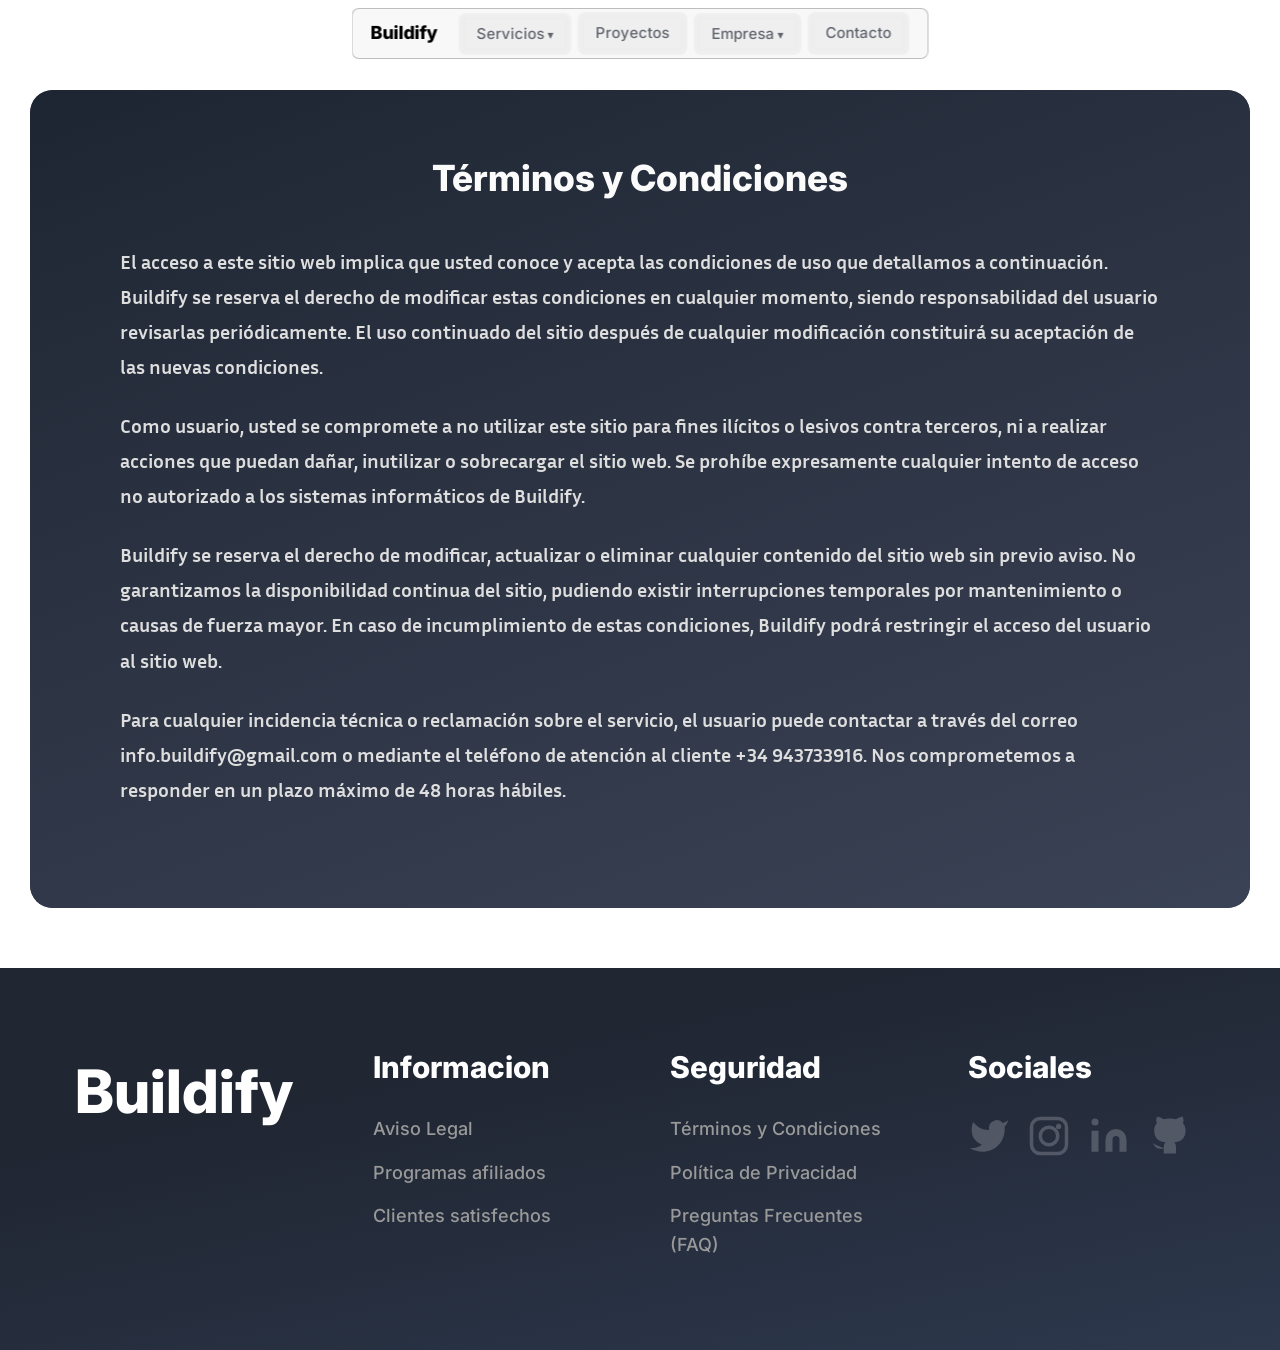
<file: terminos.html>
<!DOCTYPE html>
<html lang="es">
<head>
  <meta charset="UTF-8">
  <meta name="viewport" content="width=device-width, initial-scale=1.0">
  <title>Buildify - Términos y Condiciones</title>
  <link rel="stylesheet" href="css/styles.css">
</head>
<body>

  <header class="header">
    <a href="index.html" class="header-logo">Buildify</a>
    <button class="header-hamburger" aria-label="Menú" onclick="document.querySelector('.header-nav').classList.toggle('open')">
      <svg viewBox="0 0 24 24" fill="none" stroke="currentColor" stroke-width="2"><line x1="3" y1="6" x2="21" y2="6"/><line x1="3" y1="12" x2="21" y2="12"/><line x1="3" y1="18" x2="21" y2="18"/></svg>
    </button>
    <nav class="header-nav">
      <div class="nav-dropdown">
        <a href="servicios.html">Servicios</a>
        <ul class="nav-dropdown-menu">
          <li><a href="servicios.html#web">Diseño Web</a></li>
          <li><a href="servicios.html#ecommerce">E-Commerce</a></li>
          <li><a href="servicios.html#seo">SEO / SEM</a></li>
        </ul>
      </div>
      <a href="proyectos.html">Proyectos</a>
      <div class="nav-dropdown">
        <a href="clientes.html">Empresa</a>
        <ul class="nav-dropdown-menu">
          <li><a href="clientes.html">Clientes</a></li>
          <li><a href="faq.html">FAQ</a></li>
          <li><a href="afiliados.html">Afiliados</a></li>
        </ul>
      </div>
      <a href="contacto.html">Contacto</a>
    </nav>
  </header>

  <main class="legal-page">
    <div class="legal-content">
      <div class="legal-card">
        <div class="legal-card__bg"></div>
        <div class="legal-card__inner">
          <h1 class="legal-card__title">Términos y Condiciones</h1>
          <div class="legal-card__text">
            <p>
              El acceso a este sitio web implica que usted conoce y acepta las condiciones de uso que
              detallamos a continuación. Buildify se reserva el derecho de modificar estas condiciones
              en cualquier momento, siendo responsabilidad del usuario revisarlas periódicamente. El uso
              continuado del sitio después de cualquier modificación constituirá su aceptación de las
              nuevas condiciones.
            </p>
            <p>
              Como usuario, usted se compromete a no utilizar este sitio para fines ilícitos o lesivos
              contra terceros, ni a realizar acciones que puedan dañar, inutilizar o sobrecargar el
              sitio web. Se prohíbe expresamente cualquier intento de acceso no autorizado a los
              sistemas informáticos de Buildify.
            </p>
            <p>
              Buildify se reserva el derecho de modificar, actualizar o eliminar cualquier contenido
              del sitio web sin previo aviso. No garantizamos la disponibilidad continua del sitio,
              pudiendo existir interrupciones temporales por mantenimiento o causas de fuerza mayor.
              En caso de incumplimiento de estas condiciones, Buildify podrá restringir el acceso del
              usuario al sitio web.
            </p>
            <p>
              Para cualquier incidencia técnica o reclamación sobre el servicio, el usuario puede
              contactar a través del correo info.buildify@gmail.com o mediante el teléfono de atención
              al cliente +34 943733916. Nos comprometemos a responder en un plazo máximo de 48 horas
              hábiles.
            </p>
          </div>
        </div>
      </div>
    </div>

    <footer class="footer">
      <div class="footer-brand">Buildify</div>
      <div class="footer-col">
        <h3>Informacion</h3>
        <a href="aviso-legal.html">Aviso Legal</a>
        <a href="afiliados.html">Programas afiliados</a>
        <a href="clientes.html">Clientes satisfechos</a>
      </div>
      <div class="footer-col">
        <h3>Seguridad</h3>
        <a href="terminos.html">Términos y Condiciones</a>
        <a href="privacidad.html">Política de Privacidad</a>
        <a href="faq.html">Preguntas Frecuentes (FAQ)</a>
      </div>
      <div class="footer-col">
        <h3>Sociales</h3>
        <div class="footer-social">
          <a href="https://twitter.com/buildify" target="_blank" rel="noopener noreferrer" aria-label="Twitter">
            <svg viewBox="0 0 24 24"><path d="M23 3a10.9 10.9 0 0 1-3.14 1.53 4.48 4.48 0 0 0-7.86 3v1A10.66 10.66 0 0 1 3 4s-4 9 5 13a11.64 11.64 0 0 1-7 2c9 5 20 0 20-11.5a4.5 4.5 0 0 0-.08-.83A7.72 7.72 0 0 0 23 3z"/></svg>
          </a>
          <a href="https://instagram.com/buildify" target="_blank" rel="noopener noreferrer" aria-label="Instagram">
            <svg viewBox="0 0 24 24"><rect x="2" y="2" width="20" height="20" rx="5" ry="5" fill="none" stroke="white" stroke-width="2"/><circle cx="12" cy="12" r="5" fill="none" stroke="white" stroke-width="2"/><circle cx="17.5" cy="6.5" r="1.5" fill="white"/></svg>
          </a>
          <a href="https://linkedin.com/company/buildify" target="_blank" rel="noopener noreferrer" aria-label="LinkedIn">
            <svg viewBox="0 0 24 24"><path d="M16 8a6 6 0 0 1 6 6v7h-4v-7a2 2 0 0 0-2-2 2 2 0 0 0-2 2v7h-4v-7a6 6 0 0 1 6-6z"/><rect x="2" y="9" width="4" height="12"/><circle cx="4" cy="4" r="2"/></svg>
          </a>
          <a href="https://github.com/buildify" target="_blank" rel="noopener noreferrer" aria-label="GitHub">
            <svg viewBox="0 0 24 24"><path d="M9 19c-5 1.5-5-2.5-7-3m14 6v-3.87a3.37 3.37 0 0 0-.94-2.61c3.14-.35 6.44-1.54 6.44-7A5.44 5.44 0 0 0 20 4.77 5.07 5.07 0 0 0 19.91 1S18.73.65 16 2.48a13.38 13.38 0 0 0-7 0C6.27.65 5.09 1 5.09 1A5.07 5.07 0 0 0 5 4.77a5.44 5.44 0 0 0-1.5 3.78c0 5.42 3.3 6.61 6.44 7A3.37 3.37 0 0 0 9 18.13V22"/></svg>
          </a>
        </div>
      </div>
    </footer>
  </main>
</body>
</html>
</file>
<file: css/styles.css>
@import url('https://fonts.googleapis.com/css2?family=Inter:wght@100;200;400;500;700;800&family=Inria+Sans:wght@700&display=swap');

:root {

  --color-primary: #2D264B;
  --color-dark-bg: #202632;
  --color-text-dark: #1e2532;
  --color-text-hero: #121721;
  --color-text-gray: #636363;
  --color-text-gray-2: #888;
  --color-text-gray-3: #999;
  --color-text-gray-4: #9fa2a8;
  --color-text-nav: #62666f;
  --color-text-body: #dedede;
  --color-accent: #6b424a;
  --color-white: #ffffff;
  --color-off-white: #fbfbfb;
  --color-light-bg: #fcfcfd;
  --color-light-pink: #f0e5e7;
  --color-light-gray: #eee;
  --color-faq-answer: #6d6d6d;
  --color-btn-dark: #2a303b;
  --color-btn-outline: #949599;
  --color-brand-gray: #929397;
  --color-step-num: #666d7b;
  --color-project-text: #1e1e1e;
  --color-check: #363636;

  --badge-premium: #d9d9d9;
  --badge-premium-text: #555961;
  --badge-services: #d2dde4;
  --badge-services-text: #535f6f;
  --badge-projects: #d2e4de;
  --badge-projects-text: #536f66;
  --badge-process: #f0ede5;
  --badge-process-text: #82806a;
  --badge-about: #f0e5e7;
  --badge-about-text: #6b424a;
  --badge-tag-blue: #d2d9e4;
  --badge-tag-pink: #f0e5e7;
  --badge-tag-green: #d2e4de;

  --footer-gradient: linear-gradient(168deg, rgb(32, 38, 50) 29.7%, rgb(48, 60, 83) 114.1%);

  --font-primary: 'Inter', sans-serif;
  --font-body: 'Inria Sans', serif;

  --radius-sm: 5px;
  --radius-badge: 9.63px;
  --radius-btn: 16px;
  --radius-btn-sm: 11px;
  --radius-card: 15px;
  --radius-card-lg: 20px;
  --radius-container: 22px;
  --radius-pill: 26px;

  --header-bg: rgba(217, 217, 217, 0.2);
  --header-border: rgba(0, 0, 0, 0.24);
}

*,
*::before,
*::after {
  margin: 0;
  padding: 0;
  box-sizing: border-box;
}

html {
  scroll-behavior: smooth;
  zoom: 1.5;
}

body {
  font-family: var(--font-primary);
  color: var(--color-text-dark);
  background: var(--color-white);
  line-height: 1.6;
  overflow-x: hidden;
}

a {
  text-decoration: none;
  color: inherit;
}

ul, ol {
  list-style: none;
}

img {
  max-width: 100%;
  height: auto;
  display: block;
}

.header {
  position: fixed;
  top: 5px;
  left: 50%;
  transform: translateX(-50%);
  z-index: 1000;
  background: var(--header-bg);
  backdrop-filter: blur(2px);
  -webkit-backdrop-filter: blur(2px);
  border: 1px solid var(--header-border);
  border-radius: var(--radius-sm);
  display: flex;
  align-items: center;
  padding: 0 12px;
  height: 34px;
  gap: 6px;
}

.header-logo {
  font-family: var(--font-primary);
  font-weight: 800;
  font-size: 12px;
  color: black;
  margin-right: 8px;
  white-space: nowrap;
}

.header-nav {
  display: flex;
  gap: 4px;
  position: relative;
}

.header-nav > a,
.header-nav .nav-dropdown > a {
  background: var(--header-bg);
  backdrop-filter: blur(2px);
  border-radius: var(--radius-sm);
  padding: 6px 12px;
  font-family: var(--font-primary);
  font-weight: 500;
  font-size: 10px;
  color: var(--color-text-nav);
  text-align: center;
  white-space: nowrap;
  display: inline-block;
}

.header-nav > a:hover,
.header-nav .nav-dropdown > a:hover {
  background: rgba(217, 217, 217, 0.4);
}

.nav-dropdown {
  position: relative;
}

.nav-dropdown > a::after {
  content: ' ▾';
  font-size: 8px;
}

.nav-dropdown-menu {
  position: absolute;
  top: 100%;
  left: 0;
  min-width: 180px;
  background: rgba(255, 255, 255, 0.95);
  backdrop-filter: blur(10px);
  -webkit-backdrop-filter: blur(10px);
  border: 1px solid var(--header-border);
  border-radius: var(--radius-sm);
  padding: 8px 0;
  opacity: 0;
  visibility: hidden;
  transform: translateY(8px);
  transition: opacity 0.25s, transform 0.25s, visibility 0.25s;
  box-shadow: 0 8px 24px rgba(0, 0, 0, 0.1);
  z-index: 100;
  list-style: none;
  margin: 4px 0 0;
}

.nav-dropdown:hover .nav-dropdown-menu,
.nav-dropdown:focus-within .nav-dropdown-menu {
  opacity: 1;
  visibility: visible;
  transform: translateY(0);
}

.nav-dropdown-menu li a {
  display: block;
  padding: 8px 16px;
  font-family: var(--font-primary);
  font-weight: 500;
  font-size: 11px;
  color: var(--color-text-dark);
  transition: background 0.2s;
  white-space: nowrap;
}

.nav-dropdown-menu li a:hover {
  background: rgba(0, 0, 0, 0.05);
  color: var(--color-text-hero);
}

.header-hamburger {
  display: none;
  background: none;
  border: none;
  cursor: pointer;
  padding: 4px;
}

.header-hamburger svg {
  width: 20px;
  height: 20px;
  stroke: var(--color-text-dark);
}

.footer {
  background: var(--footer-gradient);
  padding: 60px 80px;
  display: grid;
  grid-template-columns: 1fr 1fr 1fr 1fr;
  gap: 40px;
  align-items: start;
  max-width: 1300px;
  margin: 0 auto;
}

.footer-brand {
  font-family: var(--font-primary);
  font-weight: 800;
  font-size: 40px;
  color: var(--color-white);
}

.footer-col h3 {
  font-family: var(--font-primary);
  font-weight: 800;
  font-size: 20px;
  color: var(--color-white);
  margin-bottom: 16px;
}

.footer-col a {
  display: block;
  font-family: var(--font-primary);
  font-weight: 500;
  font-size: 12px;
  color: var(--color-text-gray-3);
  margin-bottom: 10px;
  transition: color 0.2s;
}

.footer-col a:hover {
  color: var(--color-white);
}

.footer-social {
  display: flex;
  gap: 12px;
  margin-top: 8px;
}

.footer-social a {
  display: inline-flex;
  width: 28px;
  height: 28px;
  opacity: 0.2;
  transition: opacity 0.3s;
}

.footer-social a:hover {
  opacity: 0.6;
}

.footer-social svg {
  width: 100%;
  height: 100%;
  fill: white;
}

.badge {
  display: inline-flex;
  align-items: center;
  gap: 6px;
  padding: 4px 16px;
  border-radius: var(--radius-badge);
  font-family: var(--font-primary);
  font-weight: 800;
  font-size: 8px;
  letter-spacing: 0.02em;
}

.badge--premium {
  background: var(--badge-premium);
  color: var(--badge-premium-text);
}

.badge--services {
  background: var(--badge-services);
  color: var(--badge-services-text);
  font-size: 9px;
}

.badge--projects {
  background: var(--badge-projects);
  color: var(--badge-projects-text);
  font-size: 9px;
}

.badge--process {
  background: var(--badge-process);
  color: var(--badge-process-text);
}

.badge--about {
  background: var(--badge-about);
  color: var(--badge-about-text);
}

.badge--tag {
  padding: 2px 10px;
  font-size: 6px;
}

.badge--tag-blue {
  background: var(--badge-tag-blue);
  color: var(--color-project-text);
}

.badge--tag-pink {
  background: var(--badge-tag-pink);
  color: var(--color-project-text);
}

.badge--tag-green {
  background: var(--badge-tag-green);
  color: var(--color-project-text);
}

.btn {
  display: inline-flex;
  align-items: center;
  justify-content: center;
  padding: 10px 28px;
  border-radius: var(--radius-btn);
  font-family: var(--font-primary);
  font-weight: 700;
  font-size: 12px;
  cursor: pointer;
  border: none;
  transition: all 0.3s;
  text-decoration: none;
}

.btn--primary {
  background: var(--color-btn-dark);
  color: var(--color-white);
}

.btn--primary:hover {
  background: var(--color-text-dark);
}

.btn--outline {
  background: transparent;
  border: 1px solid var(--color-btn-outline);
  color: #3b404a;
}

.btn--outline:hover {
  background: rgba(0, 0, 0, 0.05);
}

.btn--white {
  background: var(--color-white);
  color: var(--color-text-dark);
}

.btn--white:hover {
  background: #f0f0f0;
}

.btn--dark {
  background: var(--color-dark-bg);
  color: var(--color-white);
  border: 1px solid var(--color-white);
}

.btn--dark:hover {
  background: #2d3440;
}

.btn--black {
  background: black;
  color: white;
  border-radius: var(--radius-btn-sm);
  padding: 10px 40px;
}

.btn--black:hover {
  background: #222;
}

.section {
  max-width: 1300px;
  margin: 0 auto;
  padding: 60px 60px;
  text-align: center;
}

.section--full {
  max-width: none;
  padding: 0;
}

.section--full > .section__inner {
  max-width: 1300px;
  margin: 0 auto;
  padding: 60px 60px;
}

.section__badge {
  margin-bottom: 16px;
}

.section__title {
  font-family: var(--font-primary);
  font-weight: 800;
  font-size: 24px;
  color: var(--color-text-dark);
  margin-bottom: 12px;
  line-height: 1.3;
}

.section__subtitle {
  font-family: var(--font-primary);
  font-weight: 400;
  font-size: 13px;
  color: var(--color-text-dark);
  max-width: 700px;
  margin: 0 auto 40px;
  line-height: 1.6;
}

.slider {
  position: relative;
  width: 100%;
  max-width: 900px;
  height: 320px;
  margin: 30px auto 0;
  overflow: hidden;
  border-radius: var(--radius-card);
}

.slider__track {
  display: flex;
  width: 500%;
  animation: slideAnim 25s ease-in-out infinite;
}

.slider__slide {
  width: 20%;
  flex-shrink: 0;
}

.slider__slide img {
  width: 100%;
  height: 320px;
  object-fit: cover;
  display: block;
}

.slider input[type="radio"] {
  display: none;
}

.slider__dots {
  position: absolute;
  bottom: 16px;
  left: 50%;
  transform: translateX(-50%);
  display: flex;
  gap: 10px;
  z-index: 5;
}

.slider__dots label {
  width: 12px;
  height: 12px;
  border-radius: 50%;
  background: rgba(255, 255, 255, 0.5);
  cursor: pointer;
  transition: background 0.3s, transform 0.3s;
}

.slider__dots label:hover {
  background: rgba(255, 255, 255, 0.8);
}

#slide1:checked ~ .slider__dots label[for="slide1"],
#slide2:checked ~ .slider__dots label[for="slide2"],
#slide3:checked ~ .slider__dots label[for="slide3"],
#slide4:checked ~ .slider__dots label[for="slide4"],
#slide5:checked ~ .slider__dots label[for="slide5"] {
  background: white;
  transform: scale(1.2);
}

@keyframes slideAnim {
  0%    { transform: translateX(0%); }
  15%   { transform: translateX(0%); }
  20%   { transform: translateX(-20%); }
  35%   { transform: translateX(-20%); }
  40%   { transform: translateX(-40%); }
  55%   { transform: translateX(-40%); }
  60%   { transform: translateX(-60%); }
  75%   { transform: translateX(-60%); }
  80%   { transform: translateX(-80%); }
  95%   { transform: translateX(-80%); }
  100%  { transform: translateX(0%); }
}

.hero {
  position: relative;
  text-align: center;
  padding: 120px 40px 60px;
  overflow: hidden;
  min-height: 420px;
  max-width: 1300px;
  margin: 0 auto;
}

.hero__bg {
  position: absolute;
  inset: 0;
  z-index: -1;
  background: url('../imagenes/hero-abstract 1.png') center center / cover no-repeat;
}

.hero__bg::after {
  content: '';
  position: absolute;
  inset: 0;
  background: rgba(255, 255, 255, 0.8);
}

.hero .badge {
  margin-bottom: 20px;
}

.hero__title {
  font-family: var(--font-primary);
  font-weight: 800;
  font-size: 48px;
  color: var(--color-text-hero);
  line-height: 1.15;
  margin-bottom: 4px;
}

.hero__title span {
  color: var(--color-text-dark);
}

.hero__subtitle {
  font-family: var(--font-primary);
  font-weight: 400;
  font-size: 13px;
  color: var(--color-text-dark);
  max-width: 378px;
  margin: 20px auto;
  line-height: 1.6;
}

.hero__buttons {
  display: flex;
  gap: 16px;
  justify-content: center;
  margin-bottom: 40px;
}

.hero__trust {
  margin-top: 24px;
}

.hero__trust-label {
  font-family: var(--font-primary);
  font-weight: 400;
  font-size: 8px;
  color: var(--color-text-dark);
  margin-bottom: 8px;
}

.hero__trust-logos {
  display: flex;
  gap: 32px;
  justify-content: center;
  flex-wrap: wrap;
}

.hero__trust-logos span {
  font-family: var(--font-primary);
  font-weight: 500;
  font-size: 10px;
  color: var(--color-brand-gray);
}

.services {
  background: var(--color-light-bg);
  border-radius: var(--radius-card);
  padding: 40px;
}

.services__grid {
  display: grid;
  grid-template-columns: repeat(3, 1fr);
  gap: 20px;
  margin-top: 30px;
}

.service-card {
  background: var(--color-white);
  border: 1px solid #e8e8e8;
  border-radius: 12px;
  padding: 24px;
  text-align: left;
}

.service-card:hover {
  box-shadow: 0 4px 20px rgba(0, 0, 0, 0.06);
}

.service-card__icon {
  width: 24px;
  height: 24px;
  margin-bottom: 12px;
  color: var(--color-text-dark);
}

.service-card__icon svg {
  width: 24px;
  height: 24px;
  stroke: currentColor;
  fill: none;
  stroke-width: 1.5;
}

.service-card__title {
  font-family: var(--font-primary);
  font-weight: 500;
  font-size: 15px;
  color: black;
  margin-bottom: 6px;
}

.service-card__desc {
  font-family: var(--font-primary);
  font-weight: 500;
  font-size: 10px;
  color: var(--color-text-gray-2);
  line-height: 1.5;
}

.projects {
  background: var(--color-light-bg);
  border-radius: var(--radius-card);
  padding: 40px;
}

.projects__header {
  display: flex;
  justify-content: space-between;
  align-items: flex-start;
  margin-bottom: 30px;
  text-align: left;
}

.projects__header .section__title {
  margin-bottom: 0;
}

.projects__link {
  font-family: var(--font-primary);
  font-weight: 800;
  font-size: 10px;
  color: #7e7e7e;
  display: flex;
  align-items: center;
  gap: 6px;
  white-space: nowrap;
}

.projects__link svg {
  width: 16px;
  height: 16px;
}

.projects__grid {
  display: grid;
  grid-template-columns: repeat(3, 1fr);
  gap: 20px;
}

.project-card {
  text-align: left;
}

.project-card__image {
  width: 100%;
  height: 150px;
  background: linear-gradient(135deg, #e0e5ec, #c8d0db);
  border-radius: var(--radius-card);
  margin-bottom: 12px;
  overflow: hidden;
}

.project-card__image img {
  width: 100%;
  height: 100%;
  object-fit: cover;
}

.project-card__tag {
  margin-bottom: 6px;
}

.project-card__title {
  font-family: var(--font-primary);
  font-weight: 800;
  font-size: 10px;
  color: var(--color-project-text);
  margin-bottom: 4px;
}

.project-card__desc {
  font-family: var(--font-primary);
  font-weight: 200;
  font-size: 7px;
  color: black;
}

.process {
  background: linear-gradient(180deg, #f5f5f8 0%, #e8e6f0 100%);
  border-radius: var(--radius-card);
  padding: 50px 40px 40px;
}

.process__steps {
  display: grid;
  grid-template-columns: repeat(4, 1fr);
  gap: 0;
  margin-top: 50px;
  position: relative;
  align-items: start;
}

.process__steps::before {
  content: '';
  position: absolute;
  top: 30px;
  left: 8%;
  right: 8%;
  height: 2px;
  background: #c8c8d0;
  z-index: 0;
}

  .process__steps {
    display: flex;
    justify-content: center;
    align-items: flex-start;
    gap: 24px;
    max-width: 100%;
    overflow-x: auto;
    padding: 0 20px;
    margin: 0 auto;
  }

  .process-step {
    text-align: center;
    position: relative;
    z-index: 1;
    padding: 0;
    flex: 1;
    max-width: 500px;
  }

  .process-step__number {
    width: 60px;
    height: 60px;
    background: var(--color-white);
    border: 1.5px solid #d8d8e0;
    border-radius: 12px;
    display: flex;
    align-items: center;
    justify-content: center;
    font-family: var(--font-primary);
    font-weight: 500;
    font-size: 22px;
    color: var(--color-step-num);
    margin: 0 auto 16px;
    box-shadow: 0 2px 8px rgba(0, 0, 0, 0.04);
  }

  .process-step__title {
    font-family: var(--font-primary);
    font-weight: 700;
    font-size: 13px;
    color: black;
    margin-bottom: 6px;
  }

  .process-step__desc {
    font-family: var(--font-primary);
    font-weight: 400;
    font-size: 11px;
    color: var(--color-text-gray-2);
    line-height: 1.6;
  }

.status {
  background: var(--color-dark-bg);
  padding: 24px 60px;
  display: flex;
  justify-content: space-around;
  align-items: center;
  max-width: 1300px;
  margin: 0 auto;
}

.stat {
  text-align: center;
}

.stat__number {
  font-family: var(--font-primary);
  font-weight: 800;
  font-size: 24px;
  color: #f9fafb;
  margin-bottom: 4px;
}

.stat__label {
  font-family: var(--font-primary);
  font-weight: 500;
  font-size: 10px;
  color: var(--color-text-gray-4);
}

.about {
  text-align: left;
  background: linear-gradient(180deg, #f8f8fa 0%, #edeef2 100%);
  max-width: none;
  padding: 0;
}

.about__content {
  display: grid;
  grid-template-columns: 1fr 1fr;
  gap: 60px;
  align-items: center;
  max-width: 1300px;
  margin: 0 auto;
  padding: 60px 60px;
}

.about__info .section__title {
  text-align: left;
}

.about__info .section__badge {
  text-align: left;
}

.about__text {
  font-family: var(--font-primary);
  font-weight: 400;
  font-size: 13px;
  color: var(--color-text-dark);
  line-height: 1.7;
  margin-bottom: 24px;
  max-width: 380px;
}

.about__checklist {
  margin-bottom: 24px;
}

.about__checklist li {
  display: flex;
  align-items: center;
  gap: 8px;
  font-family: var(--font-primary);
  font-weight: 600;
  font-size: 12px;
  color: var(--color-text-dark);
  margin-bottom: 10px;
}

.about__checklist li::before {
  content: '✓';
  display: inline-flex;
  align-items: center;
  justify-content: center;
  width: 18px;
  height: 18px;
  background: #e8f5e9;
  border-radius: 50%;
  font-size: 10px;
  color: #4caf50;
  flex-shrink: 0;
}

.about__team {
  display: flex;
  flex-direction: column;
  align-items: flex-end;
  position: relative;
  padding: 20px 0;
}

.team-card {
  background: var(--color-white);
  border: 1px solid #e8e8e8;
  border-radius: var(--radius-card-lg);
  padding: 24px 32px;
  text-align: left;
  display: flex;
  align-items: center;
  gap: 16px;
  box-shadow: 0 4px 20px rgba(0, 0, 0, 0.06);
  position: relative;
  z-index: 2;
}

.team-card--top {
  align-self: flex-start;
  margin-right: 40px;
}

.team-card--bottom {
  align-self: flex-end;
  margin-top: -10px;
}

.team-card__photo {
  width: 48px;
  height: 48px;
  border-radius: 50%;
  background: linear-gradient(135deg, #d0d5dd, #9ba3af);
  overflow: hidden;
  flex-shrink: 0;
}

.team-card__photo--dark {
  background: linear-gradient(135deg, #2d264b, #1e2532);
}

.team-card__photo img {
  width: 100%;
  height: 100%;
  object-fit: cover;
}

.team-card__name {
  font-family: var(--font-primary);
  font-weight: 600;
  font-size: 14px;
  color: black;
  margin-bottom: 2px;
}

.team-card__role {
  font-family: var(--font-primary);
  font-weight: 400;
  font-size: 11px;
  color: var(--color-text-gray);
}

.cta {
  background: url('../imagenes/card%20design.png') center center / cover no-repeat;
  border-radius: var(--radius-card);
  padding: 60px 40px;
  text-align: center;
  max-width: 1100px;
  margin: 20px auto;
}

.cta__title {
  font-family: var(--font-primary);
  font-weight: 800;
  font-size: 24px;
  color: var(--color-white);
  margin-bottom: 16px;
  line-height: 1.3;
}

.cta__subtitle {
  font-family: var(--font-primary);
  font-weight: 400;
  font-size: 12px;
  color: var(--color-text-body);
  max-width: 500px;
  margin: 0 auto 30px;
  line-height: 1.6;
}

.cta__buttons {
  display: flex;
  gap: 16px;
  justify-content: center;
}

.legal-page {
  min-height: 100vh;
  display: flex;
  flex-direction: column;
}

.legal-content {
  flex: 1;
  display: flex;
  justify-content: center;
  padding: 60px 20px 40px;
}

.legal-card {
  position: relative;
  background: #2a2f3a;
  border-radius: var(--radius-card);
  overflow: hidden;
  max-width: 900px;
  width: 100%;
}

.legal-card__inner {
  position: relative;
  z-index: 1;
  padding: 40px 60px;
}

.legal-card__bg {
  position: absolute;
  inset: 0;
  background: linear-gradient(160deg, #1e2532 0%, #2d3444 50%, #3a4255 100%);
  border-radius: var(--radius-card);
}

.legal-card__title {
  font-family: var(--font-primary);
  font-weight: 800;
  font-size: 24px;
  color: var(--color-off-white);
  margin-bottom: 24px;
  text-align: center;
}

.legal-card__text {
  font-family: var(--font-body);
  font-weight: 700;
  font-size: 13px;
  color: var(--color-text-body);
  line-height: 1.8;
  text-align: left;
}

.legal-card__text p {
  margin-bottom: 16px;
}

.faq-page {
  min-height: 100vh;
  display: flex;
  flex-direction: column;
}

.faq-content {
  flex: 1;
  display: flex;
  flex-direction: column;
  align-items: center;
  padding: 60px 20px 40px;
}

.faq-content .section__title {
  margin-bottom: 30px;
}

.faq-container {
  background: var(--color-white);
  border-radius: var(--radius-container);
  padding: 30px;
  max-width: 845px;
  width: 100%;
  box-shadow: 0 2px 20px rgba(0, 0, 0, 0.05);
}

.faq-item {
  background: var(--color-light-gray);
  border-radius: var(--radius-btn);
  padding: 24px;
  margin-bottom: 16px;
  cursor: pointer;
  transition: background 0.2s;
}

.faq-item:last-child {
  margin-bottom: 0;
}

.faq-item:hover {
  background: #e5e5e5;
}

.faq-item__question {
  font-family: var(--font-primary);
  font-weight: 700;
  font-size: 15px;
  color: black;
  margin-bottom: 8px;
}

.faq-item__answer {
  font-family: var(--font-primary);
  font-weight: 500;
  font-size: 15px;
  color: var(--color-faq-answer);
  line-height: 1.5;
}

.faq-cta {
  margin-top: 30px;
}

.clients-page {
  min-height: 100vh;
  display: flex;
  flex-direction: column;
}

.clients-content {
  flex: 1;
  padding: 60px 40px 40px;
  max-width: 1300px;
  margin: 0 auto;
  width: 100%;
}

.clients-content .section__title {
  text-align: center;
}

.clients-content .section__subtitle {
  text-align: center;
}

.clients__grid {
  display: grid;
  grid-template-columns: repeat(2, 1fr);
  gap: 24px;
  margin-top: 30px;
}

.client-card {
  background: var(--color-white);
  border: 1px solid #e8e8e8;
  border-radius: var(--radius-card-lg);
  padding: 24px;
  display: flex;
  gap: 16px;
  align-items: flex-start;
}

.client-card__photo {
  width: 46px;
  height: 49px;
  border-radius: var(--radius-card-lg);
  background: linear-gradient(135deg, #d0d5dd, #9ba3af);
  flex-shrink: 0;
  overflow: hidden;
}

.client-card__photo img {
  width: 100%;
  height: 100%;
  object-fit: cover;
}

.client-card__info {
  flex: 1;
}

.client-card__name {
  font-family: var(--font-primary);
  font-weight: 500;
  font-size: 10px;
  color: black;
  margin-bottom: 6px;
}

.client-card__quote {
  font-family: var(--font-primary);
  font-weight: 500;
  font-size: 8px;
  color: var(--color-text-gray-2);
  line-height: 1.6;
}

.affiliates-page {
  min-height: 100vh;
  display: flex;
  flex-direction: column;
}

.affiliates-content {
  flex: 1;
  padding: 60px 40px 40px;
  max-width: 1300px;
  margin: 0 auto;
  width: 100%;
}

.affiliates-content .section__title {
  text-align: center;
}

.affiliates-content .section__subtitle {
  text-align: center;
}

.affiliates__grid {
  display: grid;
  grid-template-columns: repeat(2, 1fr);
  gap: 24px;
  margin-top: 30px;
}

.affiliate-card {
  background: var(--color-white);
  border: 1px solid #e8e8e8;
  border-radius: 12px;
  padding: 20px;
  text-align: left;
}

.affiliate-card--centered {
  grid-column: 1 / -1;
  max-width: 300px;
  margin: 0 auto;
}

.affiliate-card__title {
  font-family: var(--font-primary);
  font-weight: 500;
  font-size: 12px;
  color: black;
  margin-bottom: 8px;
}

.affiliate-card__desc {
  font-family: var(--font-primary);
  font-weight: 500;
  font-size: 10px;
  color: var(--color-text-gray-2);
  line-height: 1.5;
}

.page-wrapper {
  max-width: 1300px;
  margin: 0 auto;
}

.contact-form {
  max-width: 700px;
  margin: 0 auto;
  padding: 40px;
  background: var(--color-white);
  border-radius: var(--radius-container);
  box-shadow: 0 4px 24px rgba(0, 0, 0, 0.06);
}

.form-group {
  margin-bottom: 20px;
}

.form-group label {
  display: block;
  font-family: var(--font-primary);
  font-weight: 500;
  font-size: 12px;
  color: var(--color-text-dark);
  margin-bottom: 6px;
}

.form-group input[type="text"],
.form-group input[type="email"],
.form-group input[type="tel"],
.form-group select,
.form-group textarea {
  width: 100%;
  padding: 10px 14px;
  border: 1px solid #ddd;
  border-radius: 8px;
  font-family: var(--font-primary);
  font-size: 12px;
  color: var(--color-text-dark);
  background: #fafafa;
  transition: border-color 0.2s;
}

.form-group input:focus,
.form-group select:focus,
.form-group textarea:focus {
  outline: none;
  border-color: var(--color-text-dark);
  background: var(--color-white);
}

.form-group textarea {
  resize: vertical;
  min-height: 100px;
}

.form-group select {
  cursor: pointer;
}

.form-row {
  display: grid;
  grid-template-columns: 1fr 1fr;
  gap: 20px;
}

.form-checks {
  display: flex;
  flex-direction: column;
  gap: 8px;
}

.form-checks label {
  display: flex;
  align-items: center;
  gap: 8px;
  font-weight: 400;
  font-size: 12px;
  cursor: pointer;
}

.form-checks input[type="checkbox"],
.form-checks input[type="radio"] {
  width: 16px;
  height: 16px;
  accent-color: var(--color-text-dark);
  cursor: pointer;
}

.form-buttons {
  display: flex;
  gap: 12px;
  margin-top: 24px;
}

.form-buttons button {
  flex: 1;
}

@media (max-width: 1300px) {
  .section {
    padding: 50px 40px;
  }

  .footer {
    padding: 50px 50px;
  }

  .services__grid {
    grid-template-columns: repeat(2, 1fr);
  }

  .projects__grid {
    grid-template-columns: repeat(2, 1fr);
  }
}

@media (max-width: 600px) {

  .header {
    width: calc(100% - 20px);
    max-width: 537px;
  }

  .hero {
    padding: 100px 20px 40px;
  }

  .hero__title {
    font-size: 36px;
  }

  .hero__buttons {
    flex-direction: column;
    align-items: center;
    gap: 12px;
  }

  .hero__trust-logos {
    gap: 16px;
  }

  .section {
    padding: 40px 20px;
  }

  .services__grid {
    grid-template-columns: 1fr;
    gap: 12px;
  }

  .services {
    padding: 30px 20px;
  }

  .projects__grid {
    grid-template-columns: 1fr;
    gap: 20px;
  }

  .projects__header {
    flex-direction: column;
    gap: 12px;
    text-align: center;
  }

  .projects {
    padding: 30px 20px;
  }

  .process__steps {
    grid-template-columns: repeat(2, 1fr);
    gap: 20px;
  }

  .process__steps::before {
    display: none;
  }

  .process {
    padding: 30px 20px;
  }

  .status {
    flex-wrap: wrap;
    gap: 20px;
    padding: 20px 30px;
  }

  .stat {
    width: 40%;
  }

  .about__content {
    grid-template-columns: 1fr;
    gap: 30px;
  }

  .about__team {
    align-items: center;
  }

  .team-card--top {
    margin-right: 0;
  }

  .team-card--bottom {
    align-self: center;
  }

  .team-card {
    max-width: 280px;
    width: 100%;
  }

  .cta {
    margin: 10px 10px;
    padding: 40px 20px;
  }

  .cta__buttons {
    flex-direction: column;
    align-items: center;
    gap: 12px;
  }

  .footer {
    grid-template-columns: 1fr 1fr;
    gap: 30px;
    padding: 40px 30px;
  }

  .footer-brand {
    font-size: 20px;
    grid-column: 1 / -1;
  }

  .footer-col h3 {
    font-size: 15px;
  }

  .footer-col a {
    font-size: 10px;
  }

  .legal-card__inner {
    padding: 30px 24px;
  }

  .legal-card__title {
    font-size: 15px;
  }

  .legal-card__text {
    font-size: 11px;
    text-align: center;
  }

  .faq-item__question {
    font-size: 12px;
  }

  .faq-item__answer {
    font-size: 11px;
  }

  .clients__grid {
    grid-template-columns: 1fr;
    gap: 16px;
  }

  .affiliates__grid {
    grid-template-columns: 1fr;
    gap: 16px;
  }

  .affiliate-card--centered {
    max-width: 100%;
  }

  .header-nav {
    display: none;
    position: absolute;
    top: 40px;
    right: 0;
    background: rgba(255, 255, 255, 0.95);
    backdrop-filter: blur(10px);
    border: 1px solid var(--header-border);
    border-radius: var(--radius-sm);
    flex-direction: column;
    padding: 8px;
    min-width: 160px;
    box-shadow: 0 8px 24px rgba(0, 0, 0, 0.1);
  }

  .header-nav.open {
    display: flex;
  }

  .header-hamburger {
    display: block;
    margin-left: auto;
  }

  .nav-dropdown-menu {
    position: static;
    opacity: 1;
    visibility: visible;
    box-shadow: none;
    border: none;
    background: transparent;
    padding: 0 0 0 12px;
  }

  .form-row {
    grid-template-columns: 1fr;
  }

  .slider__slide img {
    height: 250px;
    object-fit: cover;
  }
}
</file>
